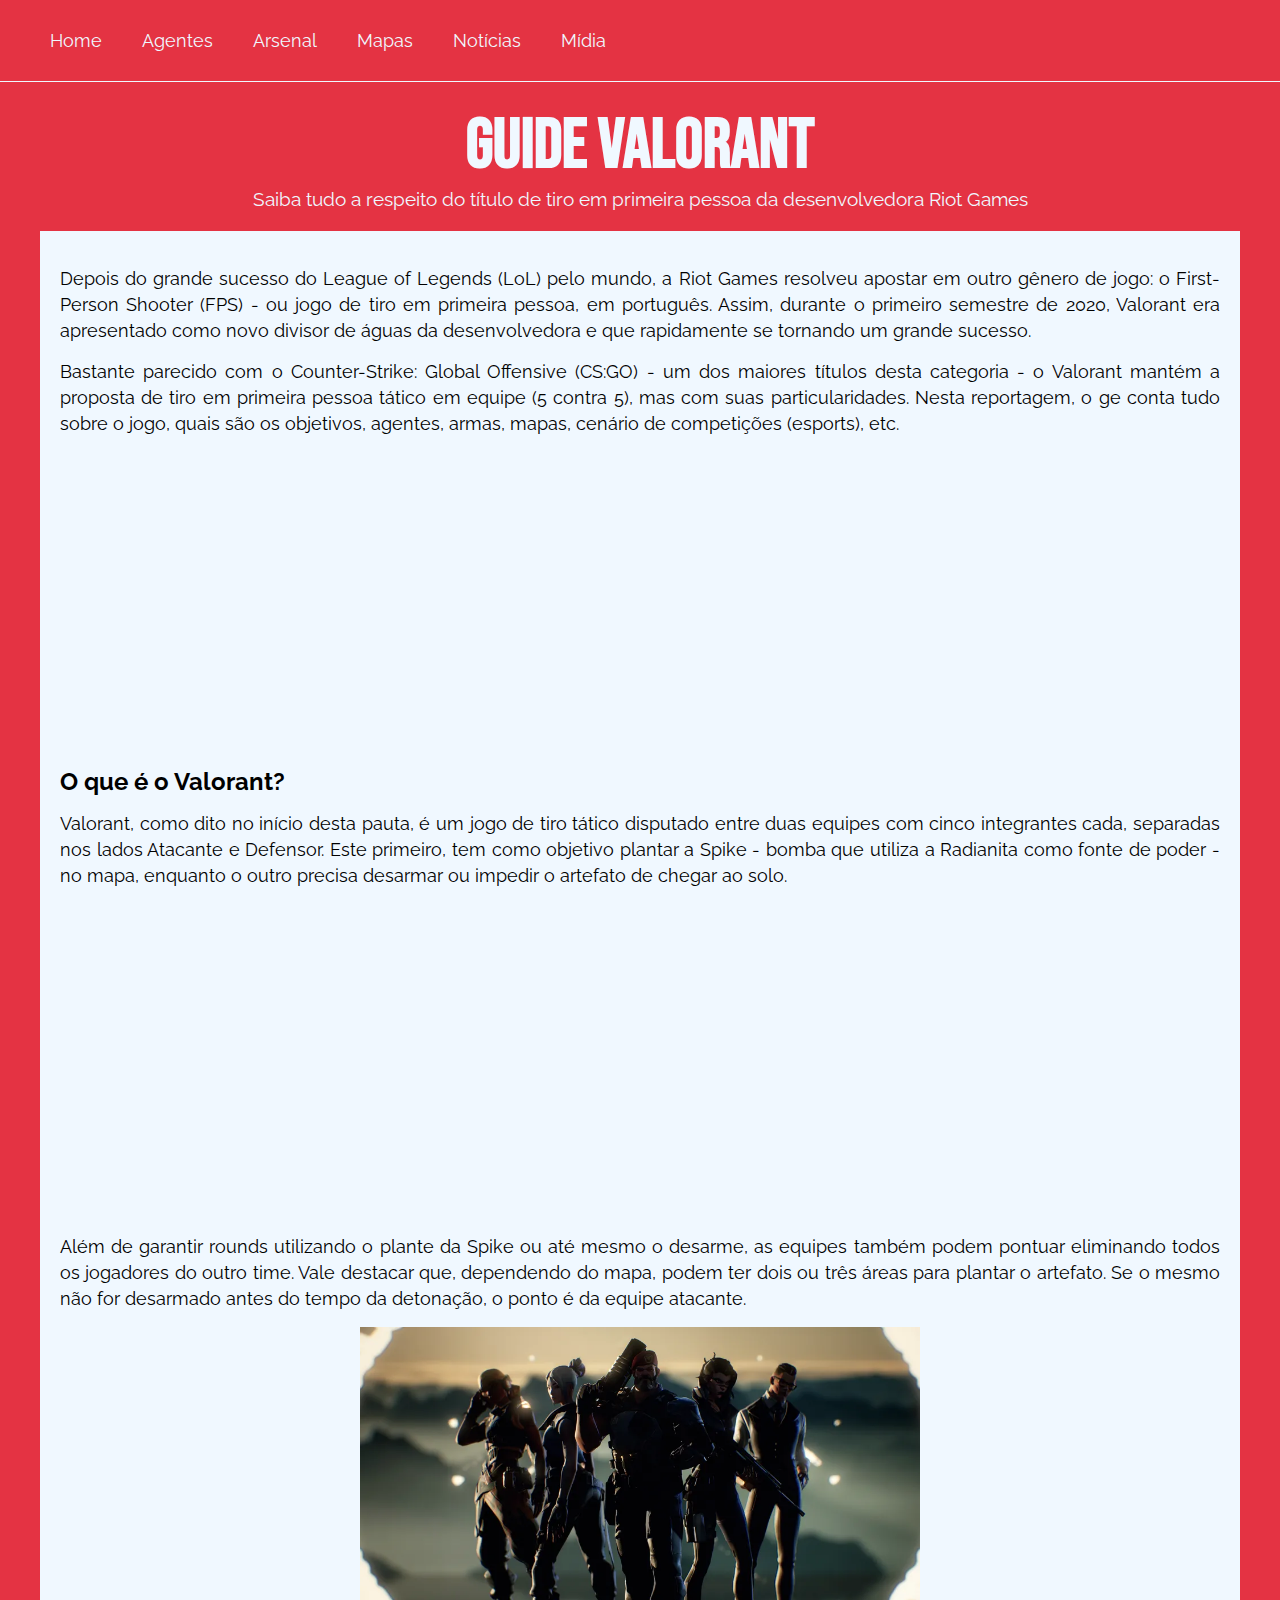
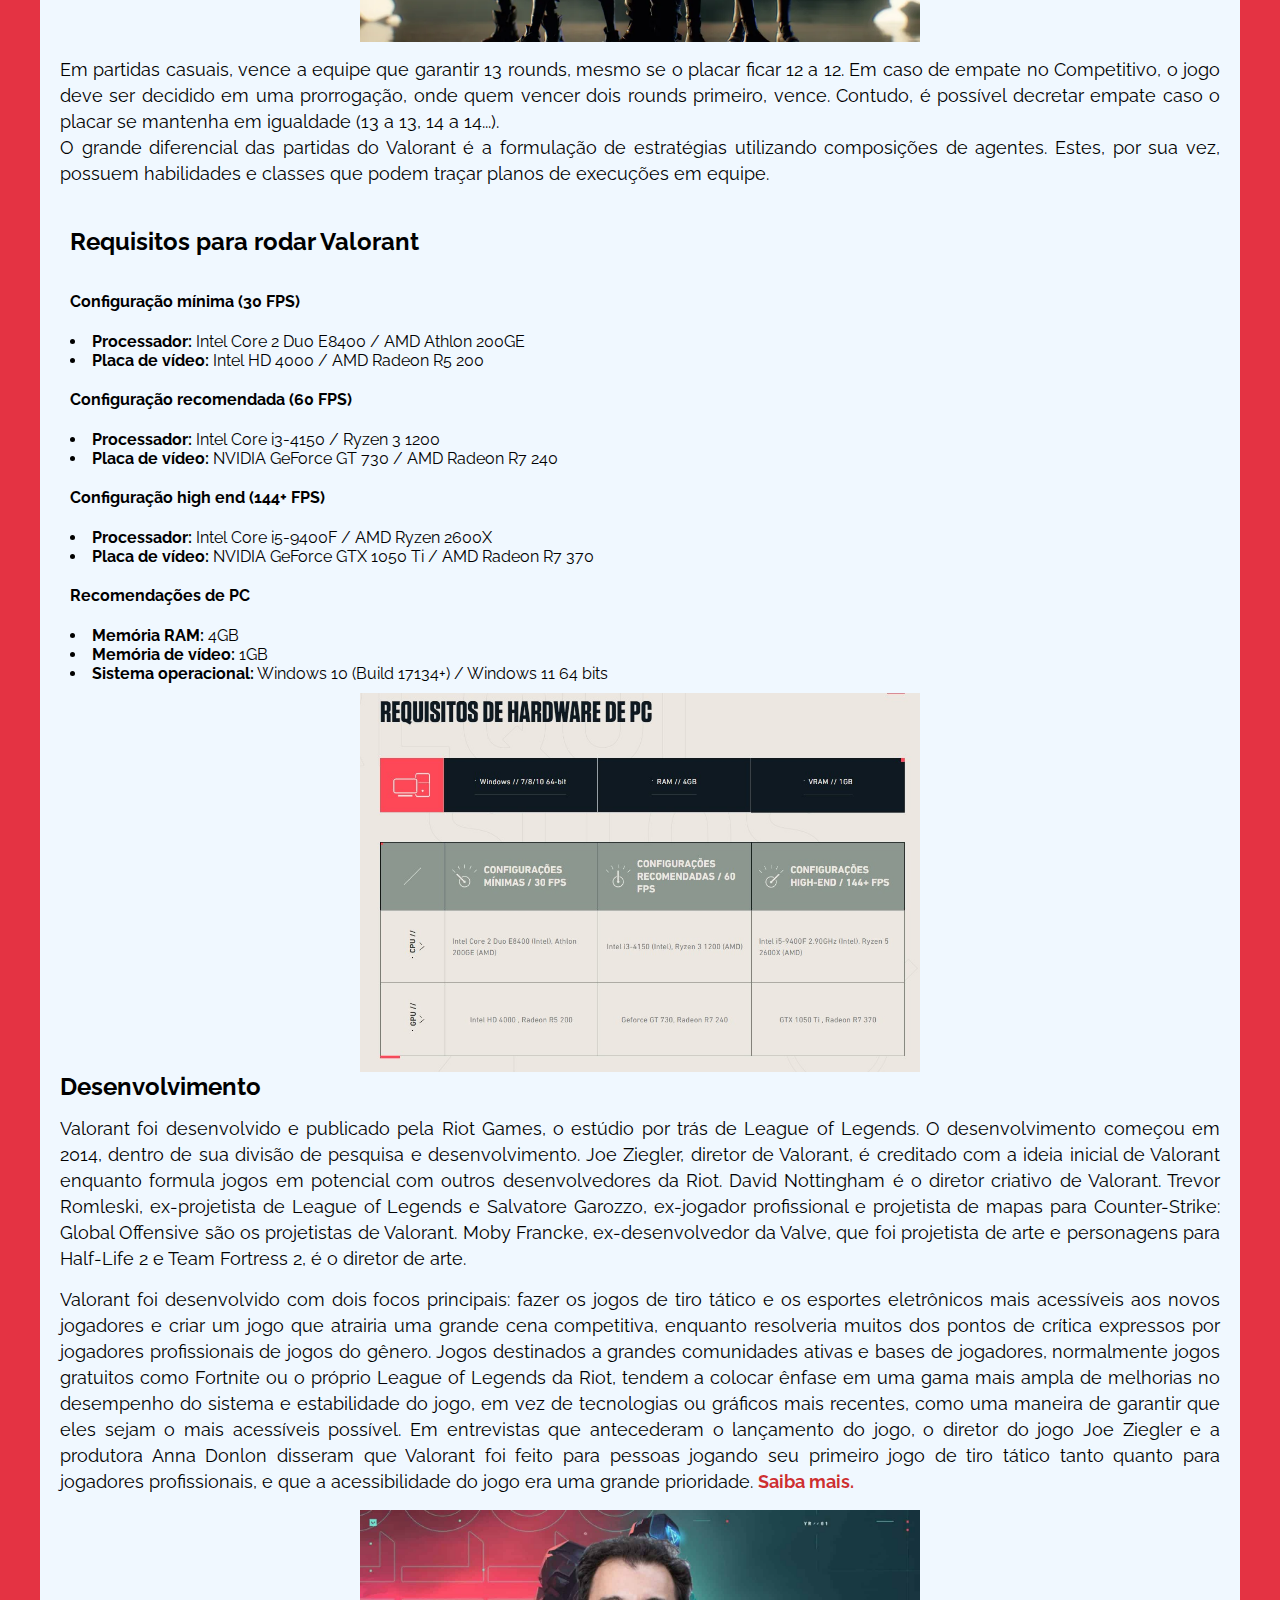
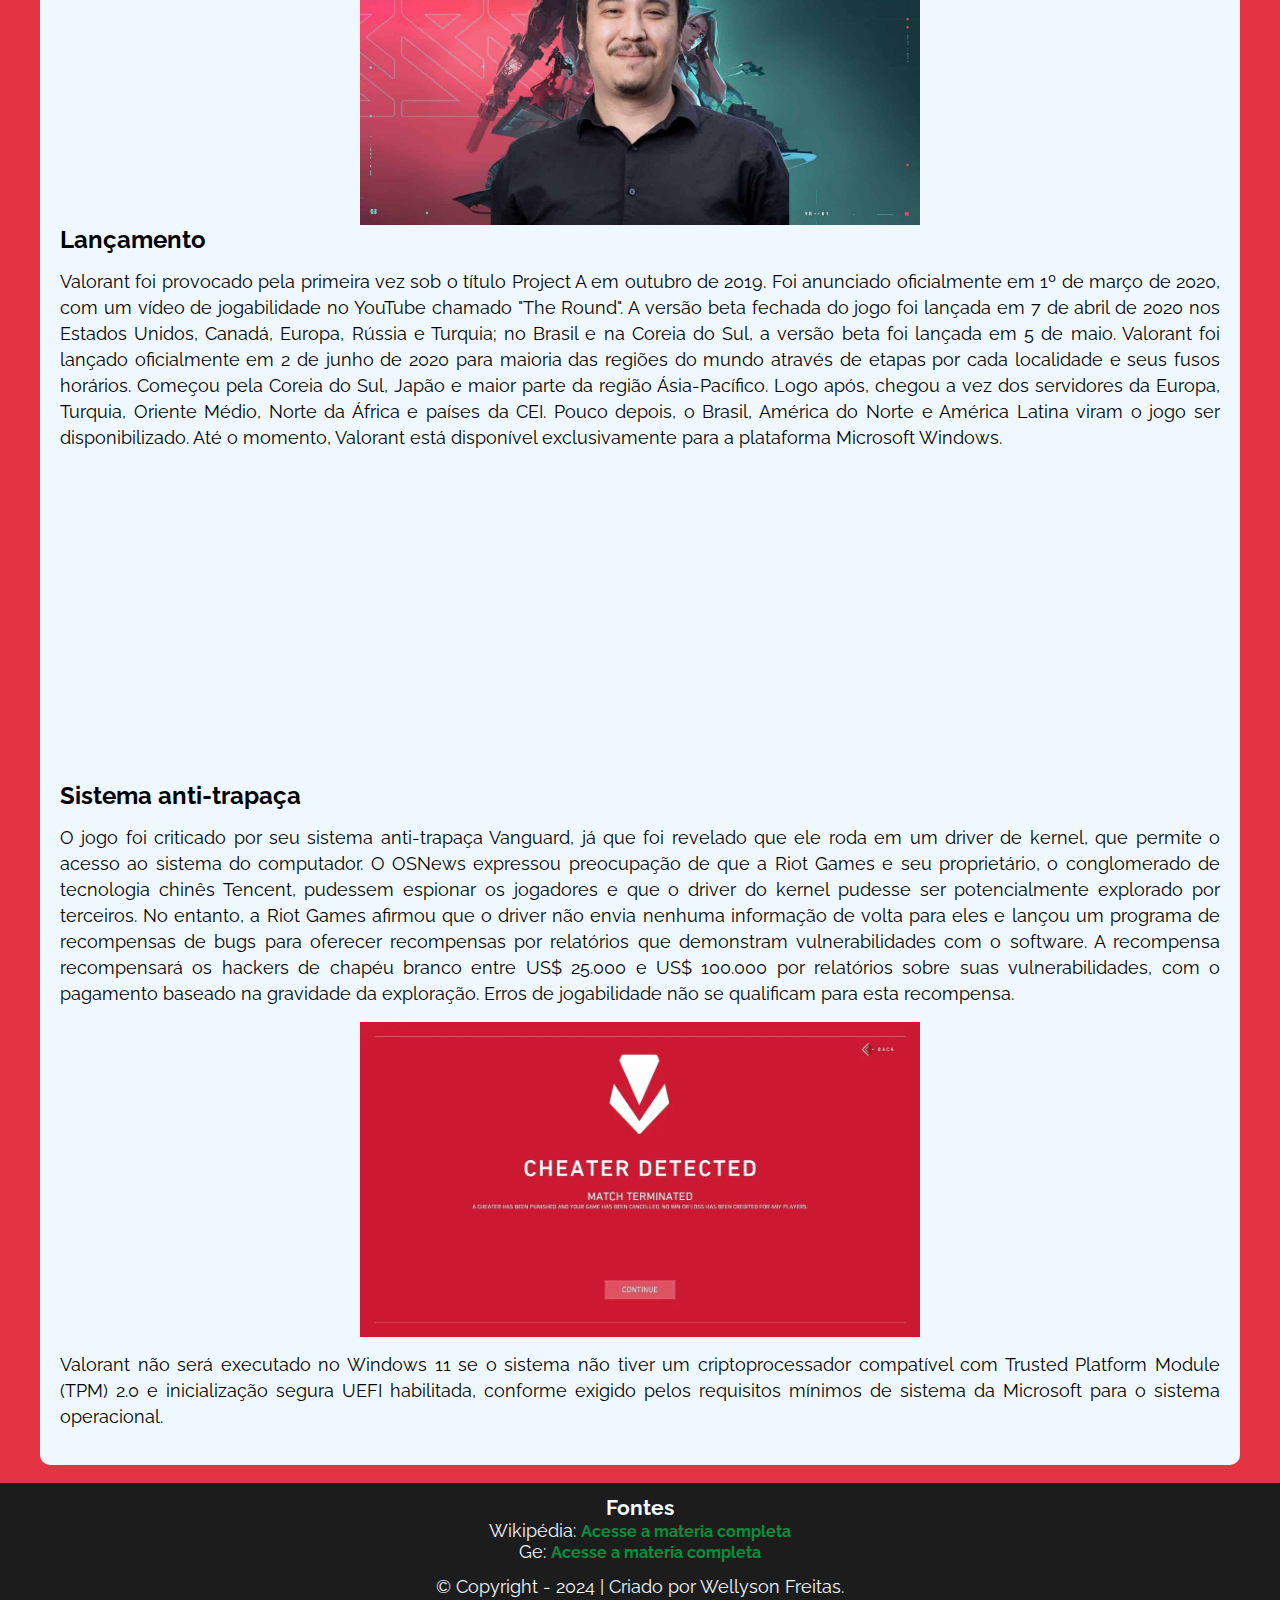
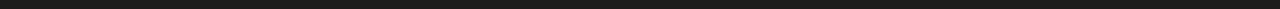
<file: index.html>
<!DOCTYPE html>
<html lang="pt-br">
<head>
    <meta charset="UTF-8">
    <meta name="viewport" content="width=device-width, initial-scale=1.0">
    <title>Guide Valorant</title>
    <!-- Link para o CSS principal e ícones externos -->
    <link rel="stylesheet" href="style.css">
    <link rel="stylesheet" href="https://cdn.jsdelivr.net/npm/bootstrap-icons@1.11.3/font/bootstrap-icons.min.css">
    <link rel="stylesheet" href="https://cdnjs.cloudflare.com/ajax/libs/font-awesome/6.6.0/css/all.min.css" integrity="sha512-Kc323vGBEqzTmouAECnVceyQqyqdsSiqLQISBL29aUW4U/M7pSPA/gEUZQqv1cwx4OnYxTxve5UMg5GT6L4JJg==" crossorigin="anonymous" referrerpolicy="no-referrer" />
    <link rel="shortcut icon" href="images.m&a/icons8-avaliando.svg" type="image/x-icon">
</head>
<body>
    <!-- Navegação principal do site -->
    <nav class="navgation">
        <!-- Menu principal com links para seções do site -->
        <ul class="nav-menu">
            <li><a href="#">Home</a></li>
            <li><a href="agentes.html">Agentes</a></li>
            <li><a href="armas.html">Arsenal</a></li>
            <li><a href="mapas.html">Mapas</a></li>
            <li><a href="https://playvalorant.com/pt-br/news/" target="_blank">Notícias</a></li>
            <li><a href="https://playvalorant.com/pt-br/media/" target="_blank">Mídia</a></li>
        </ul>

        <!-- Ícone do menu hambúrguer para dispositivos móveis -->
        <div class="menu">
            <span class="bar"></span>
            <span class="bar"></span>
            <span class="bar"></span>
        </div>
    </nav>

    <!-- Cabeçalho principal com o título e descrição do site -->
    <header>

        <h1>Guide Valorant</h1>

        <p>Saiba tudo a respeito do título de tiro em primeira pessoa da desenvolvedora Riot Games</p>

    </header>

    <main class="conteudo">

        <!-- Artigo com informações detalhadas sobre o jogo -->
        <article>

            <!-- Parágrafos e vídeos explicando o jogo Valorant -->
            <p>Depois do grande sucesso do League of Legends (LoL) pelo mundo, a Riot Games resolveu apostar em outro gênero de jogo: o First-Person Shooter (FPS) - ou jogo de tiro em primeira pessoa, em português. Assim, durante o primeiro semestre de 2020, Valorant era apresentado como novo divisor de águas da desenvolvedora e que rapidamente se tornando um grande sucesso.</p>

            <p>Bastante parecido com o Counter-Strike: Global Offensive (CS:GO) - um dos maiores títulos desta categoria - o Valorant mantém a proposta de tiro em primeira pessoa tático em equipe (5 contra 5), mas com suas particularidades. Nesta reportagem, o ge conta tudo sobre o jogo, quais são os objetivos, agentes, armas, mapas, cenário de competições (esports), etc.</p>

            <iframe width="560" height="315" src="https://www.youtube.com/embed/XfuMEmcz3k0?si=TwqA8tjZTVmwv6SZ" title="YouTube video player" frameborder="0" allow="accelerometer; autoplay; clipboard-write; encrypted-media; gyroscope; picture-in-picture; web-share" referrerpolicy="strict-origin-when-cross-origin" allowfullscreen></iframe>

            <h2>O que é o Valorant?</h2>

            <p>Valorant, como dito no início desta pauta, é um jogo de tiro tático disputado entre duas equipes com cinco integrantes cada, separadas nos lados Atacante e Defensor. Este primeiro, tem como objetivo plantar a Spike - bomba que utiliza a Radianita como fonte de poder - no mapa, enquanto o outro precisa desarmar ou impedir o artefato de chegar ao solo.</p>

            <iframe width="560" height="315" src="https://www.youtube.com/embed/FAu1qOFJ8Bc?si=jPXLvCLGMELdtb_9" title="YouTube video player" frameborder="0" allow="accelerometer; autoplay; clipboard-write; encrypted-media; gyroscope; picture-in-picture; web-share" referrerpolicy="strict-origin-when-cross-origin" allowfullscreen></iframe>

            <p>Além de garantir rounds utilizando o plante da Spike ou até mesmo o desarme, as equipes também podem pontuar eliminando todos os jogadores do outro time. Vale destacar que, dependendo do mapa, podem ter dois ou três áreas para plantar o artefato. Se o mesmo não for desarmado antes do tempo da detonação, o ponto é da equipe atacante.</p>

            <!-- Outros conteúdos, como imagens e informações sobre o jogo -->
            <img src="images.m&a/valorantagentes.webp" alt="Valorant: Foto - Riot Games">

            <p>Em partidas casuais, vence a equipe que garantir 13 rounds, mesmo se o placar ficar 12 a 12. Em caso de empate no Competitivo, o jogo deve ser decidido em uma prorrogação, onde quem vencer dois rounds primeiro, vence. Contudo, é possível decretar empate caso o placar se mantenha em igualdade (13 a 13, 14 a 14...). <br> O grande diferencial das partidas do Valorant é a formulação de estratégias utilizando composições de agentes. Estes, por sua vez, possuem habilidades e classes que podem traçar planos de execuções em equipe.</p>

                <!-- Sidebar com informações sobre os requisitos do jogo -->
                <aside>
                    <h2>Requisitos para rodar Valorant</h2>
                    
                    <strong class="config">Configuração mínima (30 FPS)</strong>
                    <ul>
                        <li><strong>Processador:</strong> Intel Core 2 Duo E8400 / AMD Athlon 200GE</li>
                        <li><strong>Placa de vídeo:</strong> Intel HD 4000 / AMD Radeon R5 200</li>
                    </ul>
                    <strong class="config">Configuração recomendada (60 FPS)</strong>
                    <ul>
                        <li><strong>Processador:</strong> Intel Core i3-4150 / Ryzen 3 1200</li>
                        <li><strong>Placa de vídeo:</strong> NVIDIA GeForce GT 730 / AMD Radeon R7 240</li>
                    </ul>
                    <strong class="config">Configuração high end (144+ FPS)</strong>
                    <ul>
                        <li><strong>Processador:</strong> Intel Core i5-9400F / AMD Ryzen 2600X</li>
                        <li><strong>Placa de vídeo:</strong> NVIDIA GeForce GTX 1050 Ti / AMD Radeon R7 370</li>
                    </ul>
                    <strong class="config">Recomendações de PC</strong>
                    <ul>
                        <li><strong>Memória RAM:</strong> 4GB</li>
                        <li><strong>Memória de vídeo:</strong> 1GB</li>
                        <li><strong>Sistema operacional:</strong> Windows 10 (Build 17134+) / Windows 11 64 bits</li>
                    </ul>
                </aside>
            
            <!-- Imagem adicional e mais conteúdos sobre o desenvolvimento do jogo -->
            <img src="images.m&a/requisitos-rodar-vava.jpg" alt="Requisitos rodar para valorant">

            <h2>Desenvolvimento</h2>

            <p>Valorant foi desenvolvido e publicado pela Riot Games, o estúdio por trás de League of Legends. O desenvolvimento começou em 2014, dentro de sua divisão de pesquisa e desenvolvimento. Joe Ziegler, diretor de Valorant, é creditado com a ideia inicial de Valorant enquanto formula jogos em potencial com outros desenvolvedores da Riot. David Nottingham é o diretor criativo de Valorant. Trevor Romleski, ex-projetista de League of Legends e Salvatore Garozzo, ex-jogador profissional e projetista de mapas para Counter-Strike: Global Offensive são os projetistas de Valorant. Moby Francke, ex-desenvolvedor da Valve, que foi projetista de arte e personagens para Half-Life 2 e Team Fortress 2, é o diretor de arte.</p>

            <p>Valorant foi desenvolvido com dois focos principais: fazer os jogos de tiro tático e os esportes eletrônicos mais acessíveis aos novos jogadores e criar um jogo que atrairia uma grande cena competitiva, enquanto resolveria muitos dos pontos de crítica expressos por jogadores profissionais de jogos do gênero. Jogos destinados a grandes comunidades ativas e bases de jogadores, normalmente jogos gratuitos como Fortnite ou o próprio League of Legends da Riot, tendem a colocar ênfase em uma gama mais ampla de melhorias no desempenho do sistema e estabilidade do jogo, em vez de tecnologias ou gráficos mais recentes, como uma maneira de garantir que eles sejam o mais acessíveis possível. Em entrevistas que antecederam o lançamento do jogo, o diretor do jogo Joe Ziegler e a produtora Anna Donlon disseram que Valorant foi feito para pessoas jogando seu primeiro jogo de tiro tático tanto quanto para jogadores profissionais, e que a acessibilidade do jogo era uma grande prioridade. <a href="https://pt.wikipedia.org/wiki/Valorant#Desenvolvimento" target="_blank">Saiba mais.</a></p>

            <img src="images.m&a/diretor-e-criador-valorant.jpg" alt="Joe Ziegler">

            <h2>Lançamento</h2>

            <p>Valorant foi provocado pela primeira vez sob o título Project A em outubro de 2019. Foi anunciado oficialmente em 1º de março de 2020, com um vídeo de jogabilidade no YouTube chamado "The Round". A versão beta fechada do jogo foi lançada em 7 de abril de 2020 nos Estados Unidos, Canadá, Europa, Rússia e Turquia; no Brasil e na Coreia do Sul, a versão beta foi lançada em 5 de maio. Valorant foi lançado oficialmente em 2 de junho de 2020 para maioria das regiões do mundo através de etapas por cada localidade e seus fusos horários. Começou pela Coreia do Sul, Japão e maior parte da região Ásia-Pacífico. Logo após, chegou a vez dos servidores da Europa, Turquia, Oriente Médio, Norte da África e países da CEI. Pouco depois, o Brasil, América do Norte e América Latina viram o jogo ser disponibilizado. Até o momento, Valorant está disponível exclusivamente para a plataforma Microsoft Windows.</p>

            <iframe width="560" height="315" src="https://www.youtube.com/embed/h1Kp9x_ADZw?si=0qWxbOFBghRpTaM2" title="YouTube video player" frameborder="0" allow="accelerometer; autoplay; clipboard-write; encrypted-media; gyroscope; picture-in-picture; web-share" referrerpolicy="strict-origin-when-cross-origin" allowfullscreen></iframe>

            <h2>Sistema anti-trapaça</h2>

            <p>O jogo foi criticado por seu sistema anti-trapaça Vanguard, já que foi revelado que ele roda em um driver de kernel, que permite o acesso ao sistema do computador. O OSNews expressou preocupação de que a Riot Games e seu proprietário, o conglomerado de tecnologia chinês Tencent, pudessem espionar os jogadores e que o driver do kernel pudesse ser potencialmente explorado por terceiros. No entanto, a Riot Games afirmou que o driver não envia nenhuma informação de volta para eles e lançou um programa de recompensas de bugs para oferecer recompensas por relatórios que demonstram vulnerabilidades com o software. A recompensa recompensará os hackers de chapéu branco entre US$ 25.000 e US$ 100.000 por relatórios sobre suas vulnerabilidades, com o pagamento baseado na gravidade da exploração. Erros de jogabilidade não se qualificam para esta recompensa.</p>

            <img src="images.m&a/riot-vanguard.jpg" alt="Riot Vanguard">

            <p>Valorant não será executado no Windows 11 se o sistema não tiver um criptoprocessador compatível com Trusted Platform Module (TPM) 2.0 e inicialização segura UEFI habilitada, conforme exigido pelos requisitos mínimos de sistema da Microsoft para o sistema operacional.</p>

        </article>

    </main>

    <!-- Rodapé com links para fontes e informações de copyright -->
    <footer>
        <h3>Fontes</h3>

        <p class="fontes">Wikipédia: <a href="https://pt.wikipedia.org/wiki/Valorant" target="_blank">Acesse a materia completa</a></p>

        <p class="fontes">Ge: <a href="https://ge.globo.com/esports/valorant/reportagem/2023/05/23/c-valorant-veja-personagens-mapas-armas-e-tudo-sobre-o-fps.ghtml" target="_blank">Acesse a materia completa</a></p>

        <p class="copy">&copy; Copyright - 2024 | Criado por Wellyson Freitas. </p>

    </footer>

    <!-- Script JavaScript externo -->
    <script src="script.js"></script>
</body>
</html>
</file>
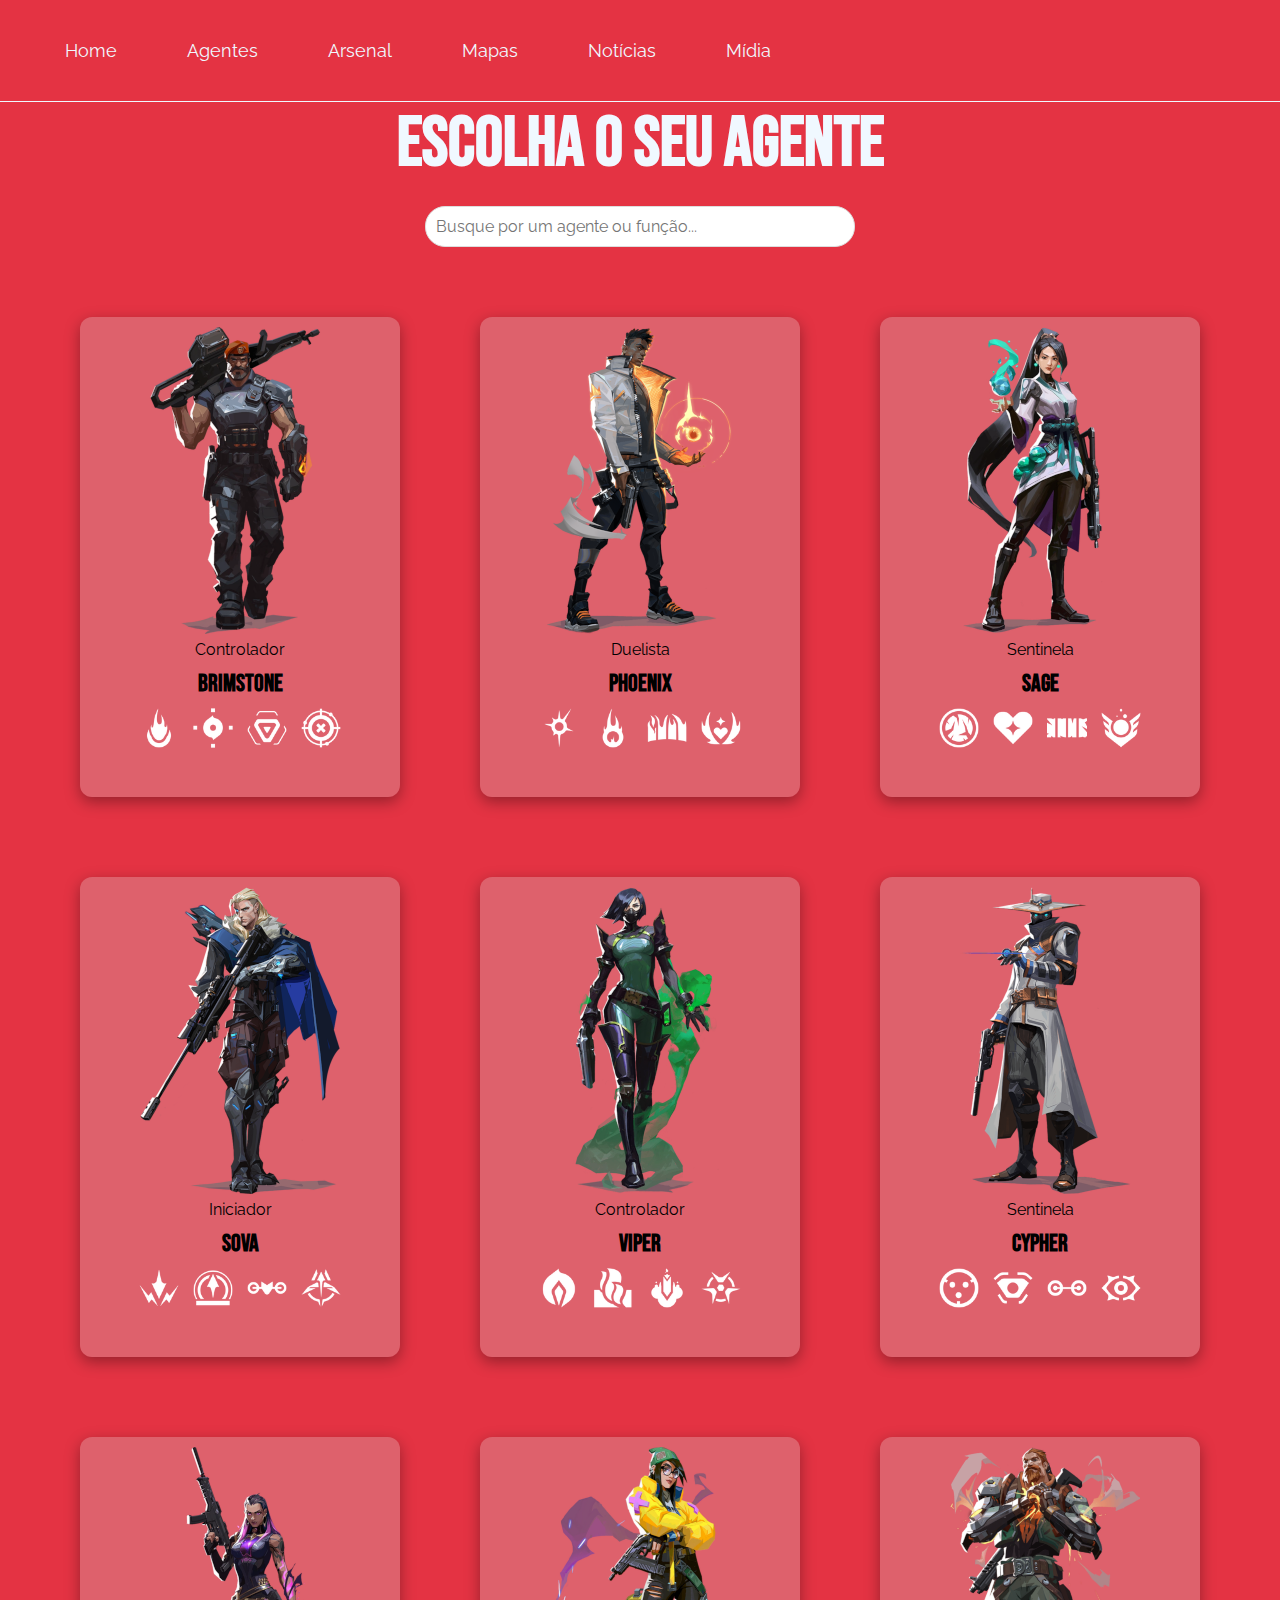
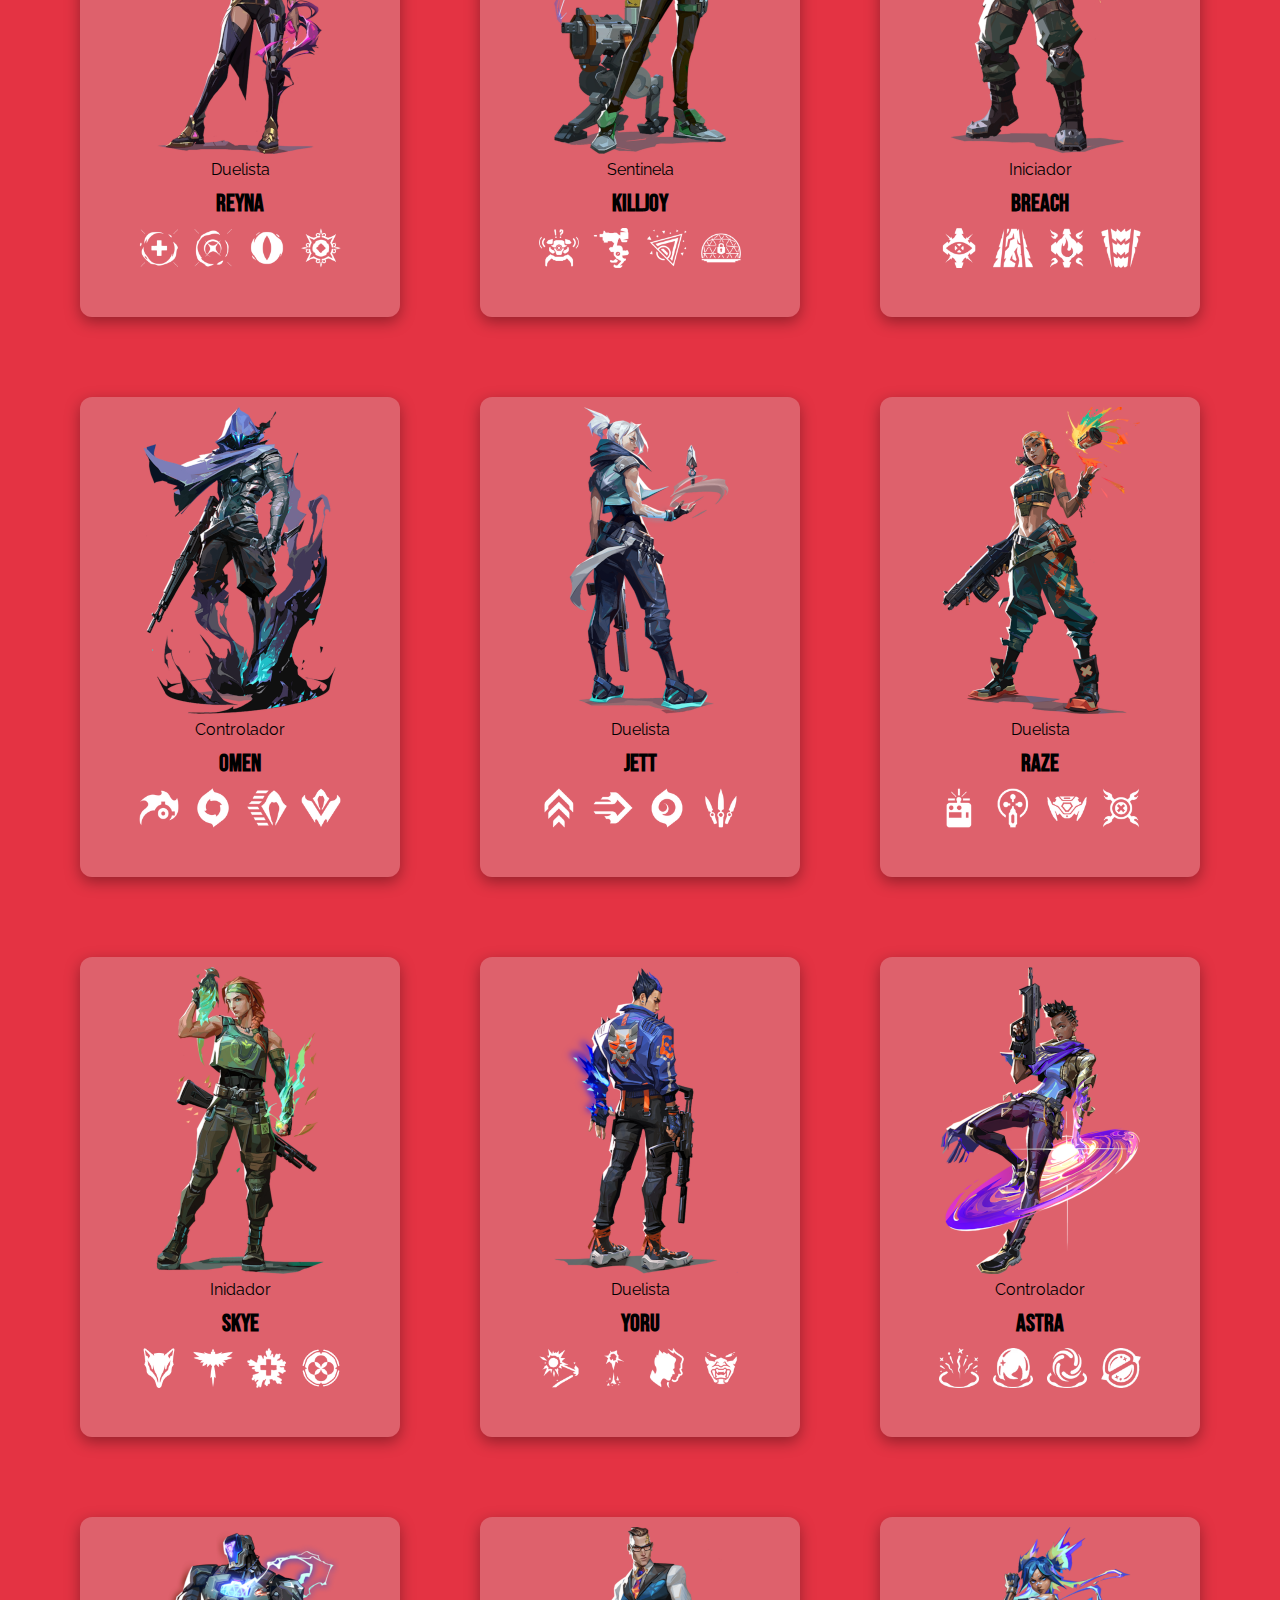
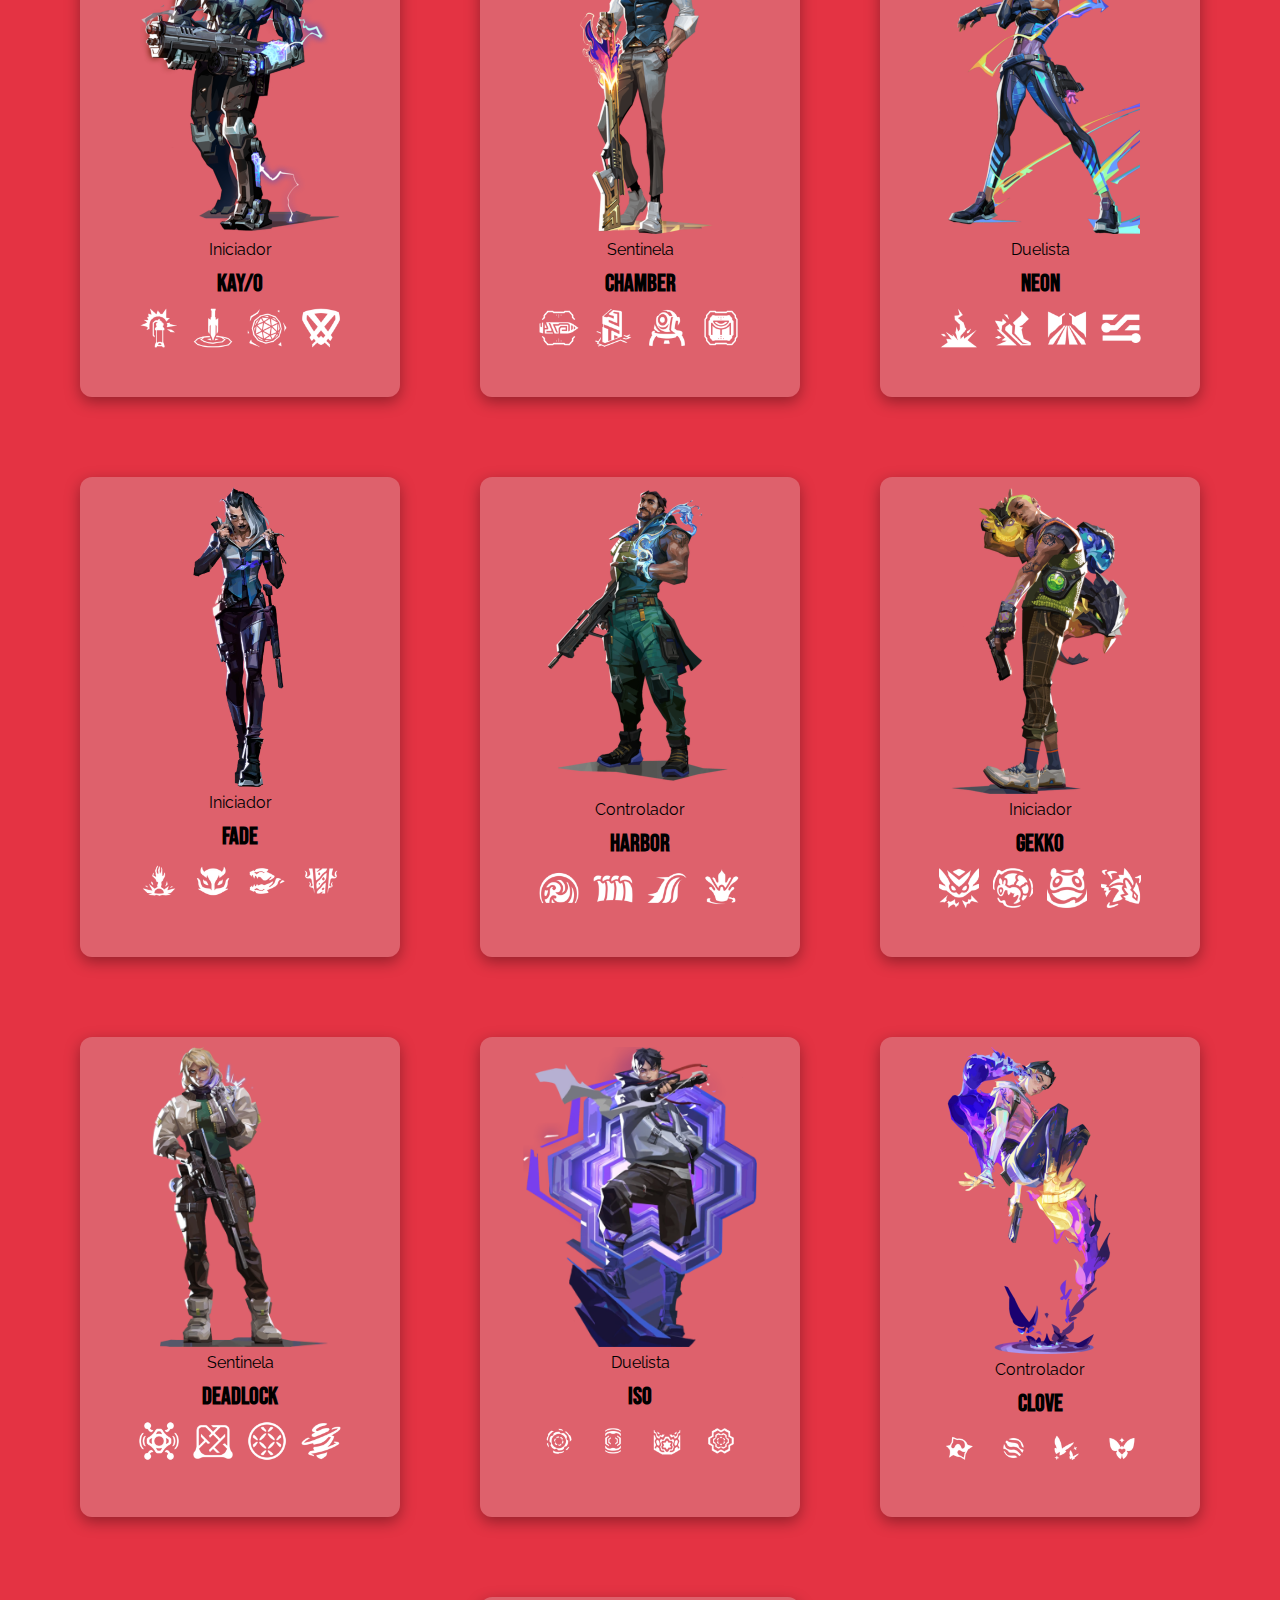
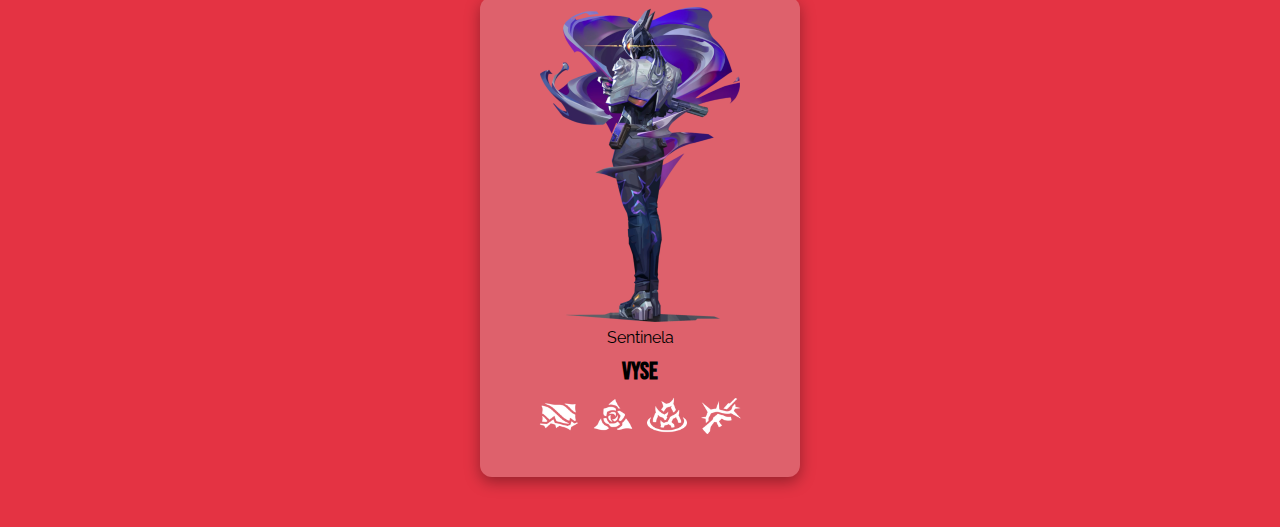
<file: agentes.html>
<!DOCTYPE html>
<html lang="pt-br">
<head>
    <meta charset="UTF-8">
    <meta name="viewport" content="width=device-width, initial-scale=1.0">
    <title>Guide Agentes</title>
    <!-- Link para o CSS principal e ícones externos -->
    <link rel="stylesheet" href="agentes.css">
    <link rel="stylesheet" href="https://cdn.jsdelivr.net/npm/bootstrap-icons@1.11.3/font/bootstrap-icons.min.css">
    <link rel="shortcut icon" href="images.m&a/icons8-avaliando.svg" type="image/x-icon">
</head>
<body>
    <!-- Navbar principal com links de navegação -->
    <nav class="navgation">
        <ul class="nav-menu">
            <li><a href="index.html">Home</a></li>
            <li><a href="agentes.html">Agentes</a></li>
            <li><a href="armas.html">Arsenal</a></li>
            <li><a href="mapas.html">Mapas</a></li>
            <li><a href="https://playvalorant.com/pt-br/news/" target="_blank">Notícias</a></li>
            <li><a href="https://playvalorant.com/pt-br/media/" target="_blank">Mídia</a></li>
        </ul>
        <div class="menu">
            <span class="bar"></span>
            <span class="bar"></span>
            <span class="bar"></span>
        </div>
    </nav>

    <!-- Cabeçalho com o título da página e campo de busca -->
    <header>
        <h1>Escolha o seu agente</h1>
        <input type="text" id="searchInput" placeholder="Busque por um agente ou função...">
    </header>

    <!-- Container que exibe a lista de agentes -->
    <div class="Container">

            <!-- Cada div com a classe 'agent' representa um agente com imagem, função, nome e habilidades -->
            <div class="agent">
                <img src="images/brimstone.png" alt="Brimstone">
                <span>Controlador</span>
                <h2>Brimstone</h2>
                <div class="ability">
                    <img src="imagesh/brim1.webp" alt="abilityQ">
                    <img src="imagesh/brim2.webp" alt="abilityE">
                    <img src="imagesh/brim3.webp" alt="ability">
                    <img src="imagesh/brim4.webp" alt="ability">
                </div>
                
            </div>
            <!-- Repetição da estrutura para cada agente -->
            <!-- ... (outros agentes) -->
        
            <div class="agent">
                <img src="images/phoenix.png" alt="Phoenix">
                <span>Duelista</span>
                <h2>Phoenix</h2>
                <div class="ability">
                    <img src="imagesh/phoenix1.webp" alt="abilityQ">
                    <img src="imagesh/phoenix2.webp" alt="abilityE">
                    <img src="imagesh/phoenix3.webp" alt="ability">
                    <img src="imagesh/phoenix4.webp" alt="ability">
                </div>
            </div>

            <div class="agent">
                <img src="images/sage.png" alt="Sage">
                <span>Sentinela</span>
                <h2>Sage</h2>
                <div class="ability">
                    <img src="imagesh/sage1.webp" alt="abilityQ">
                    <img src="imagesh/sage2.webp" alt="abilityE">
                    <img src="imagesh/sage3.webp" alt="ability">
                    <img src="imagesh/sage4.webp" alt="ability">
                </div>
            </div>

            <div class="agent">
                <img src="images/sova.png" alt="Sova">
                <span>Iniciador</span>
                <h2>Sova</h2>
                <div class="ability">
                    <img src="imagesh/sova1.webp" alt="abilityQ">
                    <img src="imagesh/sova2.webp" alt="abilityE">
                    <img src="imagesh/sova3.webp" alt="ability">
                    <img src="imagesh/sova4.webp" alt="ability">
                </div>
            </div>

            <div class="agent">
                <img src="images/viper.png" alt="Viper">
                <span>Controlador</span>
                <h2>Viper</h2>
                <div class="ability">
                    <img src="imagesh/viper1.webp" alt="abilityQ">
                    <img src="imagesh/viper2.webp" alt="abilityE">
                    <img src="imagesh/viper3.webp" alt="ability">
                    <img src="imagesh/viper4.webp" alt="ability">
                </div>
            </div>

            <div class="agent">
                <img src="images/cypher.png" alt="Cypher">
                <span>Sentinela</span>
                <h2>Cypher</h2>
                <div class="ability">
                    <img src="imagesh/cypher1.webp" alt="abilityQ">
                    <img src="imagesh/cypher2.webp" alt="abilityE">
                    <img src="imagesh/cypher3.webp" alt="ability">
                    <img src="imagesh/cypher4.webp" alt="ability">
                </div>
            </div>

            <div class="agent">
                <img src="images/reyna.png" alt="Reyna">
                <span>Duelista</span>
                <h2>Reyna</h2>
                <div class="ability">
                    <img src="imagesh/reyna1.webp" alt="abilityQ">
                    <img src="imagesh/reyna2.webp" alt="abilityE">
                    <img src="imagesh/reyna3.webp" alt="ability">
                    <img src="imagesh/reyna4.webp" alt="ability">
                </div>
            </div>

            <div class="agent">
                <img src="images/killjoy.png" alt="KillJoy">
                <span>Sentinela</span>
                <h2>KillJoy</h2>
                <div class="ability">
                    <img src="imagesh/killjoy1.webp" alt="abilityQ">
                    <img src="imagesh/killjoy2.webp" alt="abilityE">
                    <img src="imagesh/killjoy3.webp" alt="ability">
                    <img src="imagesh/killjoy4.webp" alt="ability">
                </div>
            </div>

            <div class="agent">
                <img src="images/breach.png" alt="Breach">
                <span>Iniciador</span>
                <h2>Breach</h2>
                <div class="ability">
                    <img src="imagesh/breach1.webp" alt="abilityQ">
                    <img src="imagesh/breach2.webp" alt="abilityE">
                    <img src="imagesh/breach3.webp" alt="ability">
                    <img src="imagesh/breach4.webp" alt="ability">
                </div>
            </div>

            <div class="agent">
                <img src="images/omen.png" alt="Omen">
                <span>Controlador</span>
                <h2>Omen</h2>
                <div class="ability">
                    <img src="imagesh/omen1.webp" alt="abilityQ">
                    <img src="imagesh/omen2.webp" alt="abilityE">
                    <img src="imagesh/omen3.webp" alt="ability">
                    <img src="imagesh/omen4.webp" alt="ability">
                </div>
            </div>

            <div class="agent">
                <img src="images/jett.png" alt="Jett">
                <span>Duelista</span>
                <h2>Jett</h2>
                <div class="ability">
                    <img src="imagesh/jett1.webp" alt="abilityQ">
                    <img src="imagesh/jett2.webp" alt="abilityE">
                    <img src="imagesh/jett3.webp" alt="ability">
                    <img src="imagesh/jett4.webp" alt="ability">
                </div>
            </div>

            <div class="agent">
                <img src="images/raze.png" alt="Raze">
                <span>Duelista</span>
                <h2>Raze</h2>
                <div class="ability">
                    <img src="imagesh/raze1.webp" alt="abilityQ">
                    <img src="imagesh/raze2.webp" alt="abilityE">
                    <img src="imagesh/raze3.webp" alt="ability">
                    <img src="imagesh/raze4.webp" alt="ability">
                </div>
            </div>

            <div class="agent">
                <img src="images/skye.png" alt="Skye">
                <span>Inidador</span>
                <h2>Skye</h2>
                <div class="ability">
                    <img src="imagesh/skye1.png" alt="abilityQ">
                    <img src="imagesh/skye2.png" alt="abilityE">
                    <img src="imagesh/skye3.png" alt="ability">
                    <img src="imagesh/skye4.png" alt="ability">
                </div>
            </div>

            <div class="agent">
                <img src="images/yoru.png" alt="Yoru">
                <span>Duelista</span>
                <h2>Yoru</h2>
                <div class="ability">
                    <img src="imagesh/yoru1.webp" alt="abilityQ">
                    <img src="imagesh/yoru2.webp" alt="abilityE">
                    <img src="imagesh/yoru3.webp" alt="ability">
                    <img src="imagesh/yoru4.webp" alt="ability">
                </div>
            </div>

            <div class="agent">
                <img src="images/astra.png" alt="Astra">
                <span>Controlador</span>
                <h2>Astra</h2>
                <div class="ability">
                    <img src="imagesh/astra1.webp" alt="abilityQ">
                    <img src="imagesh/astra2.webp" alt="abilityE">
                    <img src="imagesh/astra3.webp" alt="ability">
                    <img src="imagesh/astra4.webp" alt="ability">
                </div>
            </div>

            <div class="agent">
                <img src="images/kayo.png" alt="Kayo">
                <span>Iniciador</span>
                <h2>Kay/o</h2>
                <div class="ability">
                    <img src="imagesh/kayo1.webp" alt="abilityQ">
                    <img src="imagesh/kayo2.webp" alt="abilityE">
                    <img src="imagesh/kayo3.webp" alt="ability">
                    <img src="imagesh/kayo4.webp" alt="ability">
                </div>
            </div>

            <div class="agent">
                <img src="images/chamber.png" alt="Chamber">
                <span>Sentinela</span>
                <h2>Chamber</h2>
                <div class="ability">
                    <img src="imagesh/chamber1.webp" alt="abilityQ">
                    <img src="imagesh/chamber2.webp" alt="abilityE">
                    <img src="imagesh/chamber3.webp" alt="ability">
                    <img src="imagesh/chamber4.webp" alt="ability">
                </div>
            </div>

            <div class="agent">
                <img src="images/neon.png" alt="Neon">
                <span>Duelista</span>
                <h2>Neon</h2>
                <div class="ability">
                    <img src="imagesh/neon1.webp" alt="abilityQ">
                    <img src="imagesh/neon2.webp" alt="abilityE">
                    <img src="imagesh/neon3.webp" alt="ability">
                    <img src="imagesh/neon4.webp" alt="ability">
                </div>
            </div>

            <div class="agent">
                <img class="imgfade" src="images/fade.png" alt="Fade">
                <span>Iniciador</span>
                <h2>Fade</h2>
                <div class="ability">
                    <img src="imagesh/fade1.webp" alt="abilityQ">
                    <img src="imagesh/fade2.webp" alt="abilityE">
                    <img src="imagesh/fade3.webp" alt="ability">
                    <img src="imagesh/fade4.webp" alt="ability">
                </div>
            </div>

            <div class="agent">
                <img src="images/harbor.png" alt="Harbor">
                <span>Controlador</span>
                <h2>Harbor</h2>
                <div class="ability">
                    <img src="imagesh/harbor1.webp" alt="abilityQ">
                    <img src="imagesh/harbor2.webp" alt="abilityE">
                    <img src="imagesh/harbor3.webp" alt="ability">
                    <img src="imagesh/harbor4.webp" alt="ability">
                </div>
            </div>

            <div class="agent">
                <img src="images/gekko.png" alt="Gekko">
                <span>Iniciador</span>
                <h2>Gekko</h2>
                <div class="ability">
                    <img src="imagesh/gekko1.webp" alt="abilityQ">
                    <img src="imagesh/gekko2.webp" alt="abilityE">
                    <img src="imagesh/gekko3.webp" alt="ability">
                    <img src="imagesh/gekko4.webp" alt="ability">
                </div>
            </div>

            <div class="agent">
                <img src="images/deadlock.png" alt="Deadlock">
                <span>Sentinela</span>
                <h2>Deadlock</h2>
                <div class="ability">
                    <img src="imagesh/dead1.webp" alt="abilityQ">
                    <img src="imagesh/dead2.webp" alt="abilityE">
                    <img src="imagesh/dead3.webp" alt="ability">
                    <img src="imagesh/dead4.webp" alt="ability">
                </div>
            </div>

            <div class="agent">
                <img src="images/iso.png" alt="Iso">
                <span>Duelista</span>
                <h2>Iso</h2>
                <div class="ability">
                    <img src="imagesh/iso1.webp" alt="abilityQ">
                    <img src="imagesh/iso2.webp" alt="abilityE">
                    <img src="imagesh/iso3.webp" alt="ability">
                    <img src="imagesh/iso4.webp" alt="ability">
                </div>
            </div>

            <div class="agent">
                <img src="images/clove.png" alt="Clove">
                <span>Controlador</span>
                <h2>Clove</h2>
                <div class="ability">
                    <img src="imagesh/clove1.webp" alt="abilityQ">
                    <img src="imagesh/clove2.webp" alt="abilityE">
                    <img src="imagesh/clove3.webp" alt="ability">
                    <img src="imagesh/clove4.webp" alt="ability">
                </div>
            </div>

            <div class="agent">
                <img src="images/vyse.png" alt="Vyse">
                <span>Sentinela</span>
                <h2>Vyse</h2>
                <div class="ability">
                    <img src="imagesh/vyse1.webp" alt="abilityQ">
                    <img src="imagesh/vyse2.webp" alt="abilityE">
                    <img src="imagesh/vyse3.webp" alt="ability">
                    <img src="imagesh/vyse4.webp" alt="ability">
                </div>
            </div>

    </div>
    
    <!-- Arquivos JavaScript para funcionalidades adicionais -->
    <script src="agentes.js"></script>
    <script src="script.js"></script>
</body>
</html>
</file>
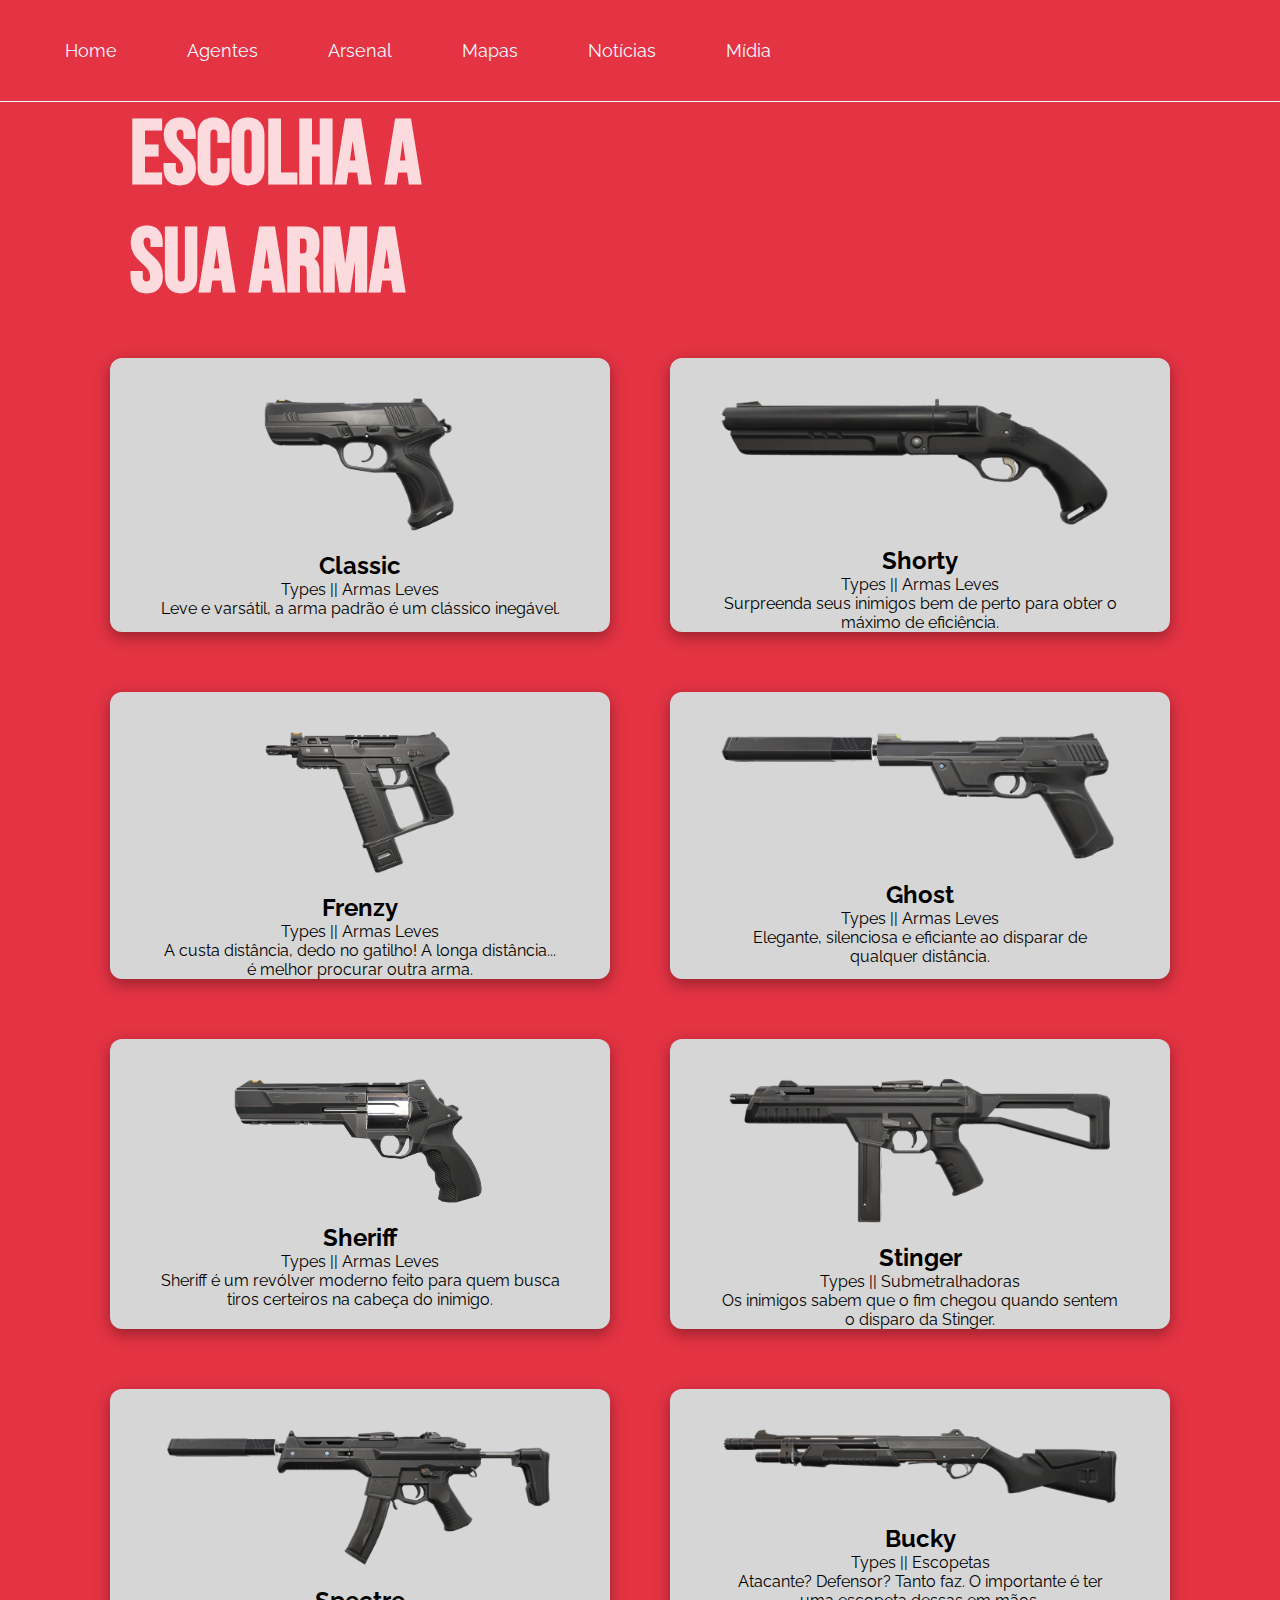
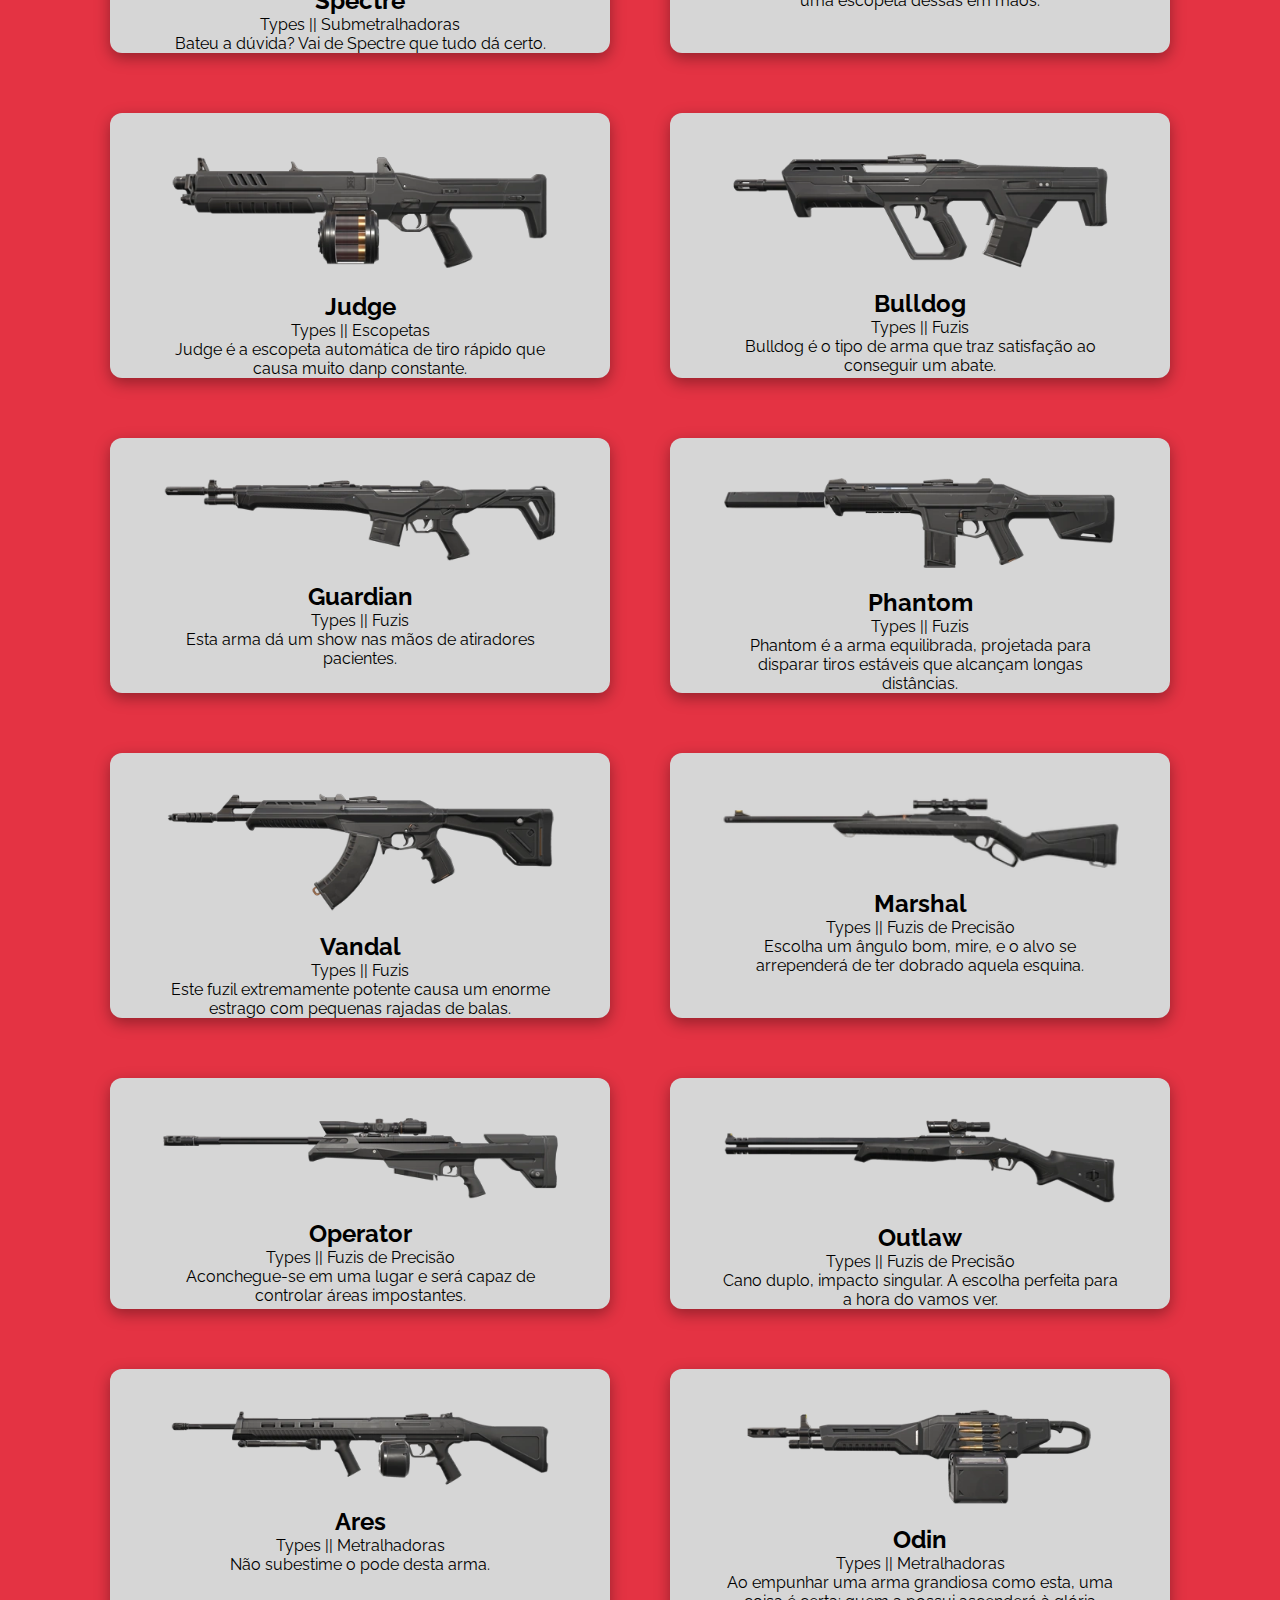
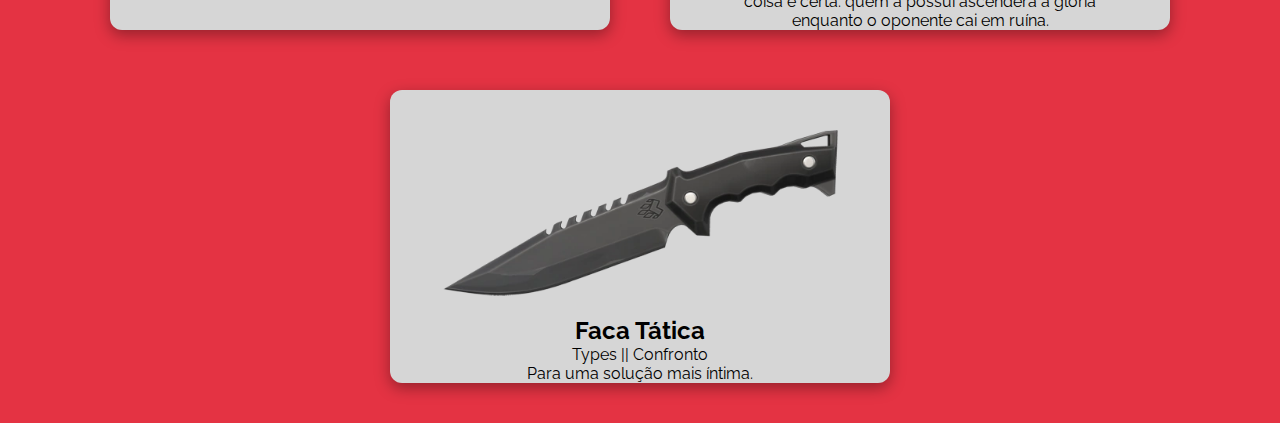
<file: armas.html>
<!DOCTYPE html>
<html lang="en">
<head>
    <meta charset="UTF-8">
    <meta name="viewport" content="width=device-width, initial-scale=1.0">
    <title>Guide Arsenal</title>
    <!-- Link para o CSS principal e ícones externos -->
    <link rel="stylesheet" href="armas.css">
    <link rel="stylesheet" href="https://cdn.jsdelivr.net/npm/bootstrap-icons@1.11.3/font/bootstrap-icons.min.css">
    <link rel="shortcut icon" href="images.m&a/icons8-avaliando.svg" type="image/x-icon">
</head>
<body>
    <!-- Navegação principal da página -->
    <nav class="navgation">
        <ul class="nav-menu">
            <li><a href="index.html">Home</a></li>
            <li><a href="agentes.html">Agentes</a></li>
            <li><a href="armas.html">Arsenal</a></li>
            <li><a href="mapas.html">Mapas</a></li>
            <li><a href="https://playvalorant.com/pt-br/news/" target="_blank">Notícias</a></li>
            <li><a href="https://playvalorant.com/pt-br/media/" target="_blank">Mídia</a></li>
        </ul>
        <div class="menu">
            <span class="bar"></span>
            <span class="bar"></span>
            <span class="bar"></span>
        </div>
    </nav>

    <!-- Título principal da página -->
    <h1>ESCOLHA A <br>SUA ARMA</h1>

    <!-- Contêiner para exibir as armas -->
    <div class="Container-armas">

        <!-- Card de cada arma com imagem, nome e descrição -->
        <div class="arsenal">
            <img src="images.m&a/classic.webp" alt="Classic">
            <h2>Classic</h2>
            <span>Types || Armas Leves</span>
            <p>Leve e varsátil, a arma padrão é um clássico inegável.</p>
        </div>
        <!-- Card para cada arma adicional repetido com diferentes informações -->
        <!-- Outros cards de arma repetem o padrão acima -->
        <div class="arsenal">
            <img src="images.m&a/shorty.webp" alt="Shorty">
            <h2>Shorty</h2>
            <span>Types || Armas Leves</span>
            <p>Surpreenda seus inimigos bem de perto para obter o máximo de eficiência.</p>
        </div>
        <div class="arsenal">
            <img src="images.m&a/frenzy.webp" alt="Frenzy">
            <h2>Frenzy</h2>
            <span>Types || Armas Leves</span>
            <p>A custa distância, dedo no gatilho! A longa distância... é melhor procurar outra arma.</p>
        </div>
        <div class="arsenal">
            <img src="images.m&a/ghost.webp" alt="Ghost">
            <h2>Ghost</h2>
            <span>Types || Armas Leves</span>
            <p>Elegante, silenciosa e eficiante ao disparar de qualquer distância.</p>
        </div>
        <div class="arsenal">
            <img src="images.m&a/sheriff.webp" alt="Sheriff">
            <h2>Sheriff</h2>
            <span>Types || Armas Leves</span>
            <p>Sheriff é um revólver moderno feito para quem busca tiros certeiros na cabeça do inimigo.</p>
        </div>
        <div class="arsenal">
            <img src="images.m&a/stinger.webp" alt="Stinger">
            <h2>Stinger</h2>
            <span>Types || Submetralhadoras</span>
            <p>Os inimigos sabem que o fim chegou quando sentem o disparo da Stinger.</p>
        </div>
        <div class="arsenal">
            <img src="images.m&a/spectre.webp" alt="Spectre">
            <h2>Spectre</h2>
            <span>Types || Submetralhadoras</span>
            <p>Bateu a dúvida? Vai de Spectre que tudo dá certo.</p>
        </div>
        <div class="arsenal">
            <img src="images.m&a/bucky.webp" alt="Bucky">
            <h2>Bucky</h2>
            <span>Types || Escopetas</span>
            <p>Atacante? Defensor? Tanto faz. O importante é ter uma escopeta dessas em mãos.</p>
        </div>
        <div class="arsenal">
            <img src="images.m&a/judge.webp" alt="Judge">
            <h2>Judge</h2>
            <span>Types || Escopetas</span>
            <p>Judge é a escopeta automática de tiro rápido que causa muito danp constante.</p>
        </div>
        <div class="arsenal">
            <img src="images.m&a/bulldog.webp" alt="Bulldog">
            <h2>Bulldog</h2>
            <span>Types || Fuzis</span>
            <p>Bulldog é o tipo de arma que traz satisfação ao conseguir um abate.</p>
        </div>
        <div class="arsenal">
            <img src="images.m&a/guardian.webp" alt="Guardian">
            <h2>Guardian</h2>
            <span>Types || Fuzis</span>
            <p>Esta arma dá um show nas mãos de atiradores pacientes.</p>
        </div>
        <div class="arsenal">
            <img src="images.m&a/phantom.webp" alt="Phantom">
            <h2>Phantom</h2>
            <span>Types || Fuzis</span>
            <p>Phantom é a arma equilibrada, projetada para disparar tiros estáveis que alcançam longas distâncias.</p>
        </div>
        <div class="arsenal">
            <img src="images.m&a/vandal.webp" alt="Vandal">
            <h2>Vandal</h2>
            <span>Types || Fuzis</span>
            <p>Este fuzil extremamente potente causa um enorme estrago com pequenas rajadas de balas.</p>
        </div>
        <div class="arsenal">
            <img src="images.m&a/marshal.webp" alt="Marshal">
            <h2>Marshal</h2>
            <span>Types || Fuzis de Precisão</span>
            <p>Escolha um ângulo bom, mire, e o alvo se arrependerá de ter dobrado aquela esquina.</p>
        </div>
        <div class="arsenal">
            <img src="images.m&a/operator.webp" alt="Operator">
            <h2>Operator</h2>
            <span>Types || Fuzis de Precisão</span>
            <p>Aconchegue-se em uma lugar e será capaz de controlar áreas impostantes.</p>
        </div>
        <div class="arsenal">
            <img src="images.m&a/outlaw.webp" alt="Outlaw">
            <h2>Outlaw</h2>
            <span>Types || Fuzis de Precisão</span>
            <p>Cano duplo, impacto singular. A escolha perfeita para a hora do vamos ver.</p>
        </div>
        <div class="arsenal">
            <img src="images.m&a/ares.webp" alt="Ares">
            <h2>Ares</h2>
            <span>Types || Metralhadoras</span>
            <p>Não subestime o pode desta arma.</p>
        </div>
        <div class="arsenal">
            <img src="images.m&a/odin.webp" alt="Odin">
            <h2>Odin</h2>
            <span>Types || Metralhadoras</span>
            <p>Ao empunhar uma arma grandiosa como esta, uma coisa é certa: quem a possui ascenderá à glória enquanto o oponente cai em ruína.</p>
        </div>
        <div class="arsenal">
            <img src="images.m&a/faca.webp" alt="Faca Tática">
            <h2>Faca Tática</h2>
            <span>Types || Confronto</span>
            <p>Para uma solução mais íntima.</p>
        </div>
    </div>
    <script src="script.js"></script>
</body>
</html>
</file>
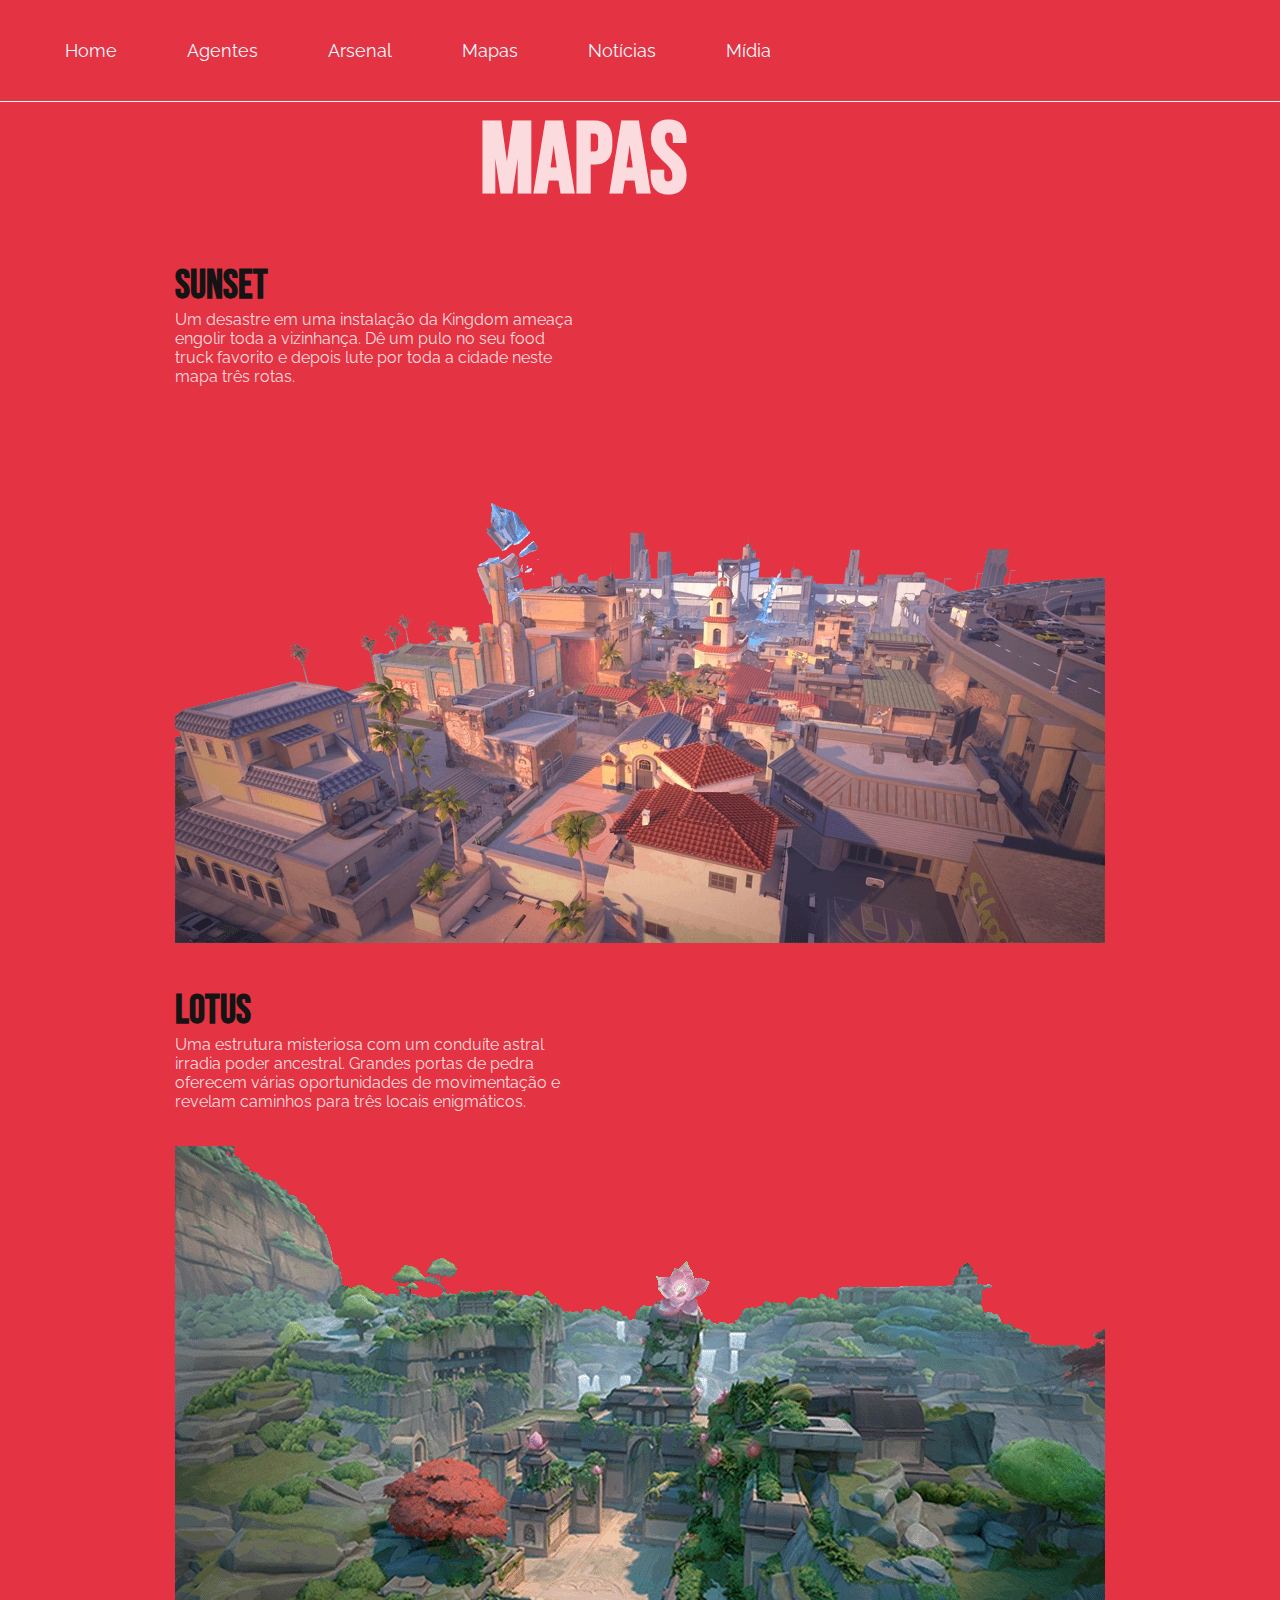
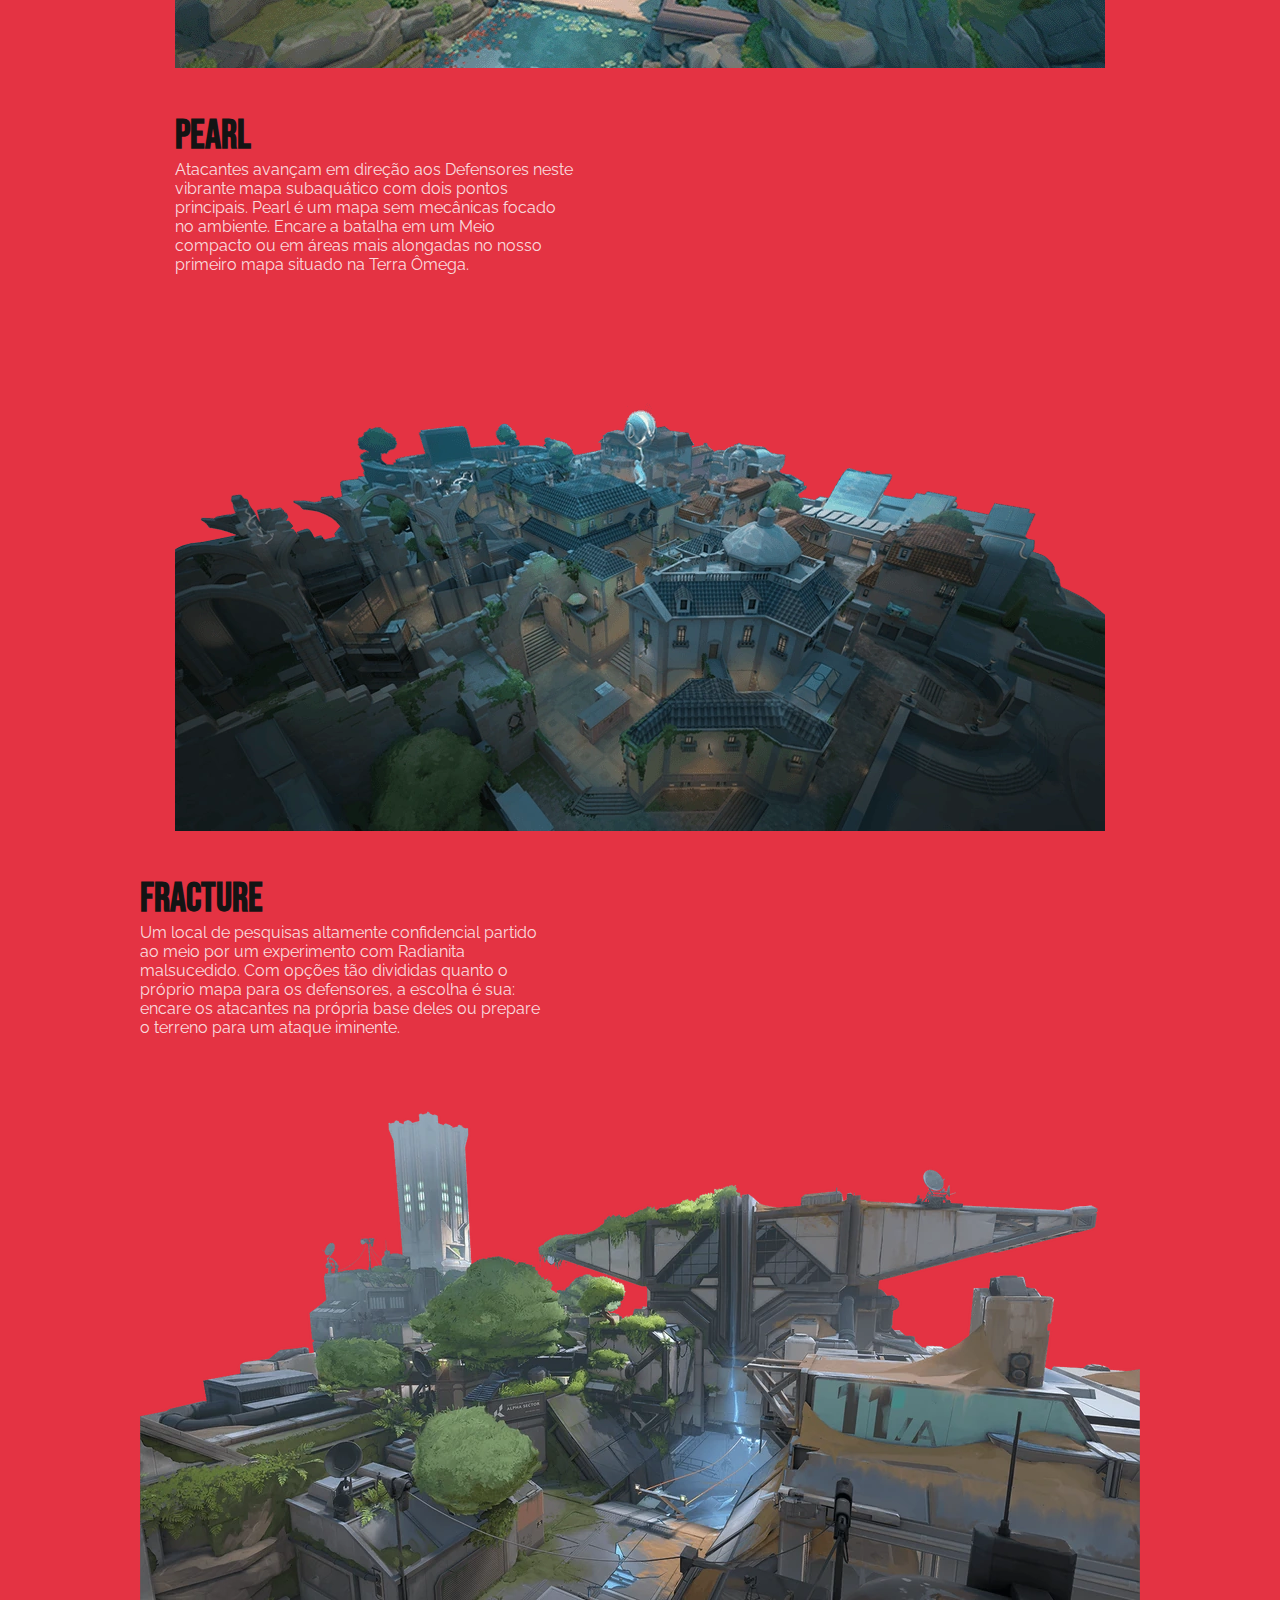
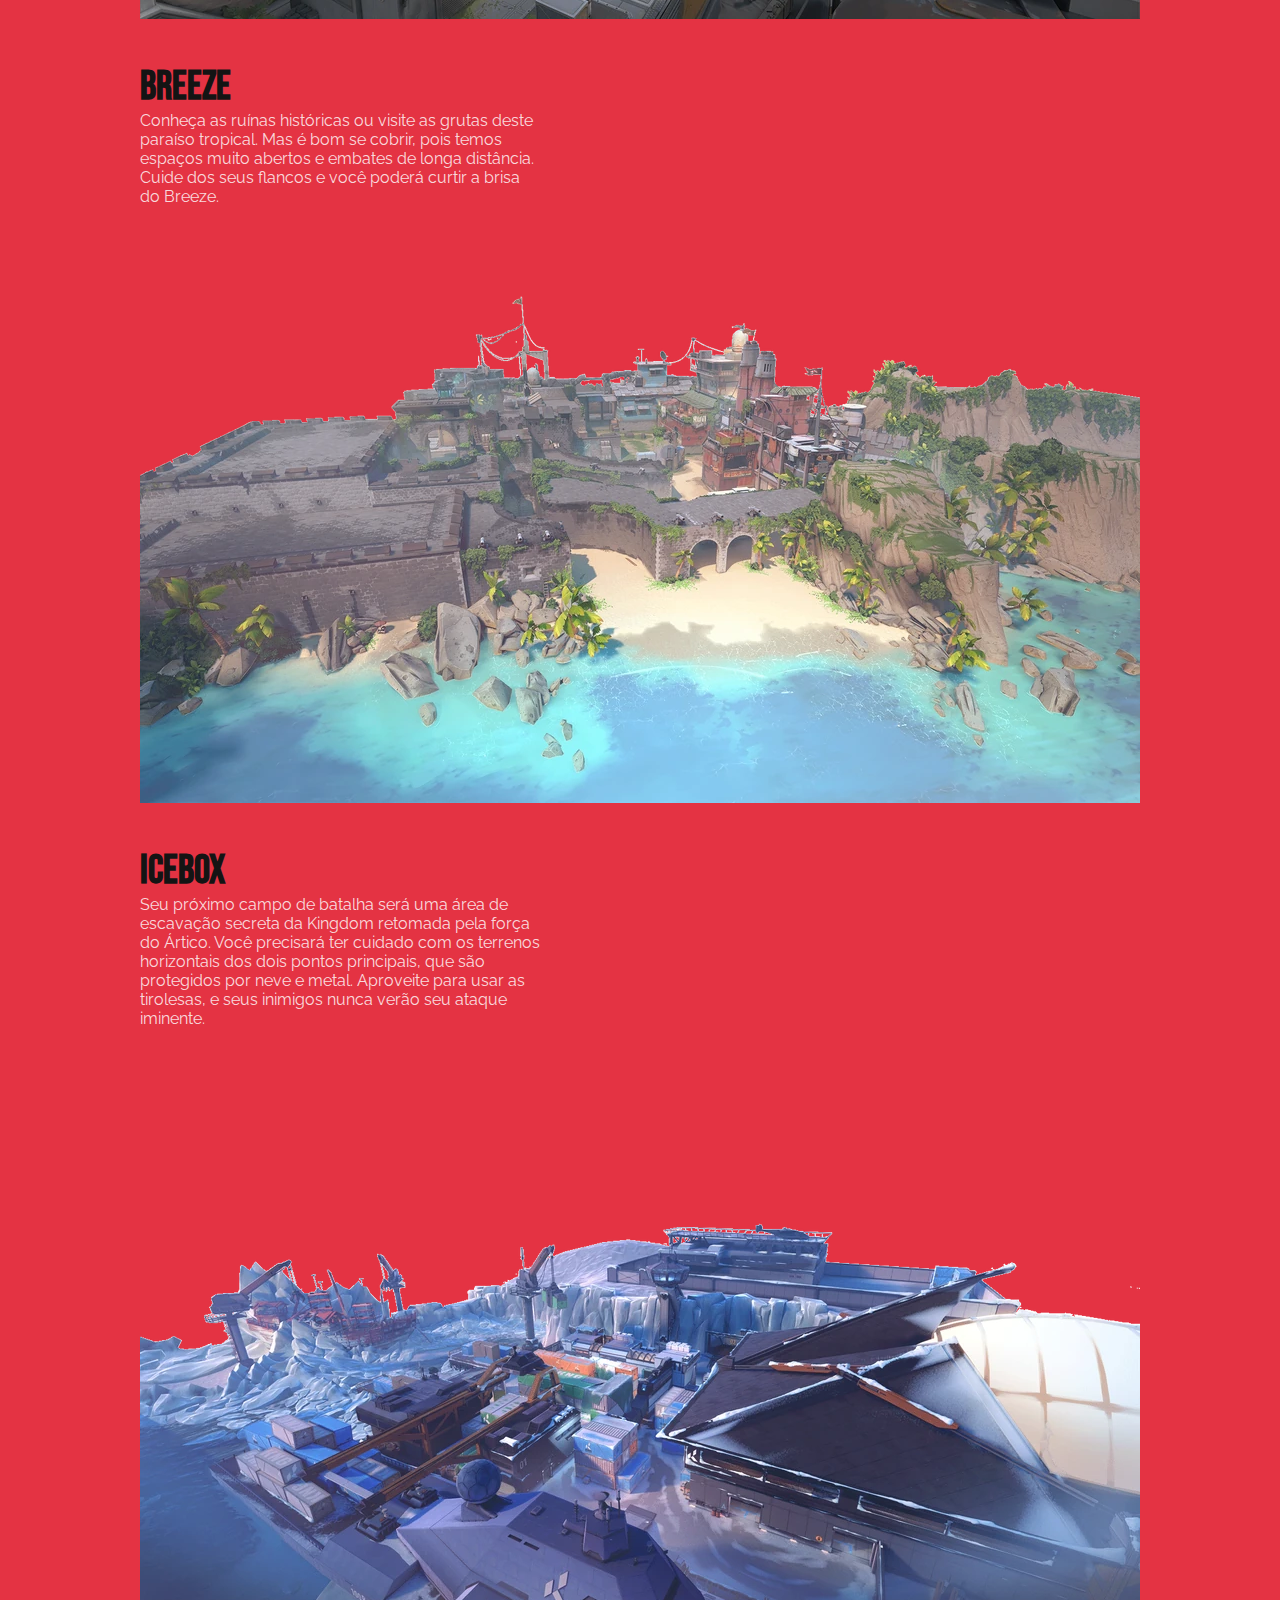
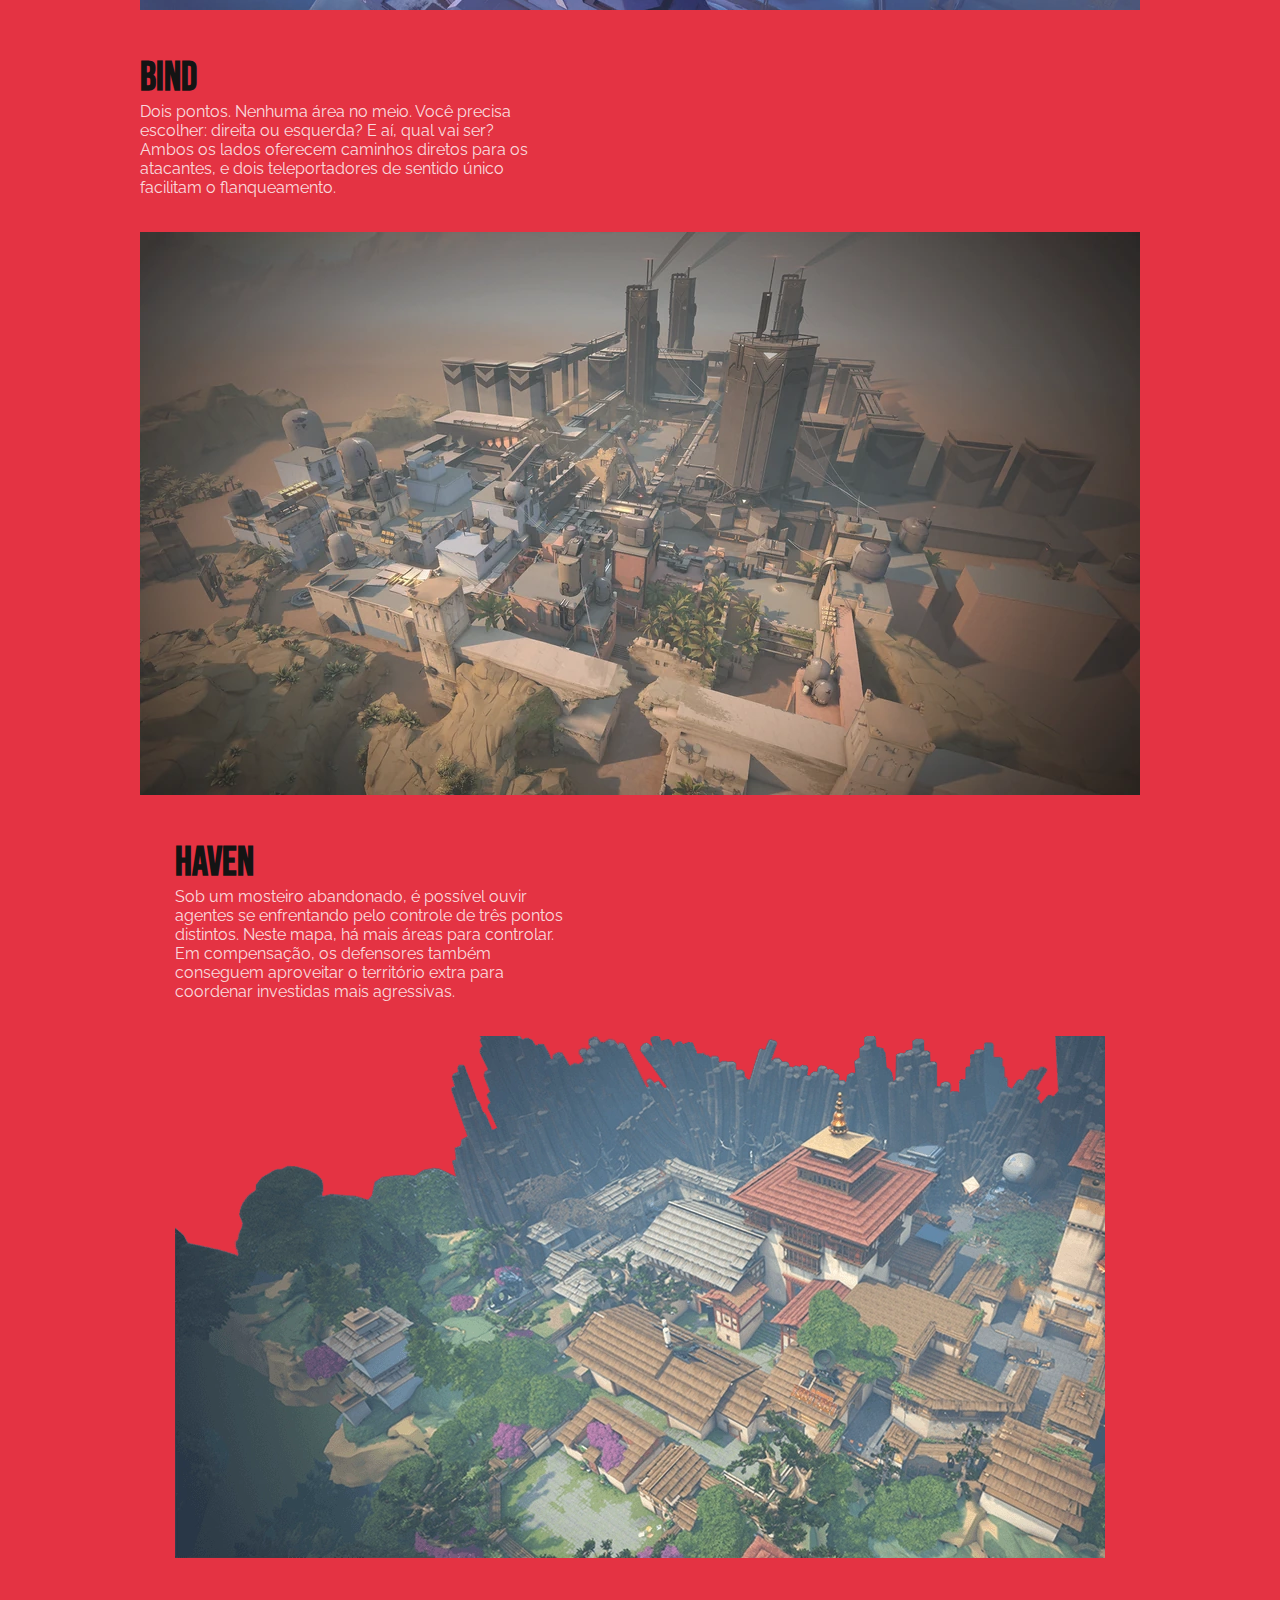
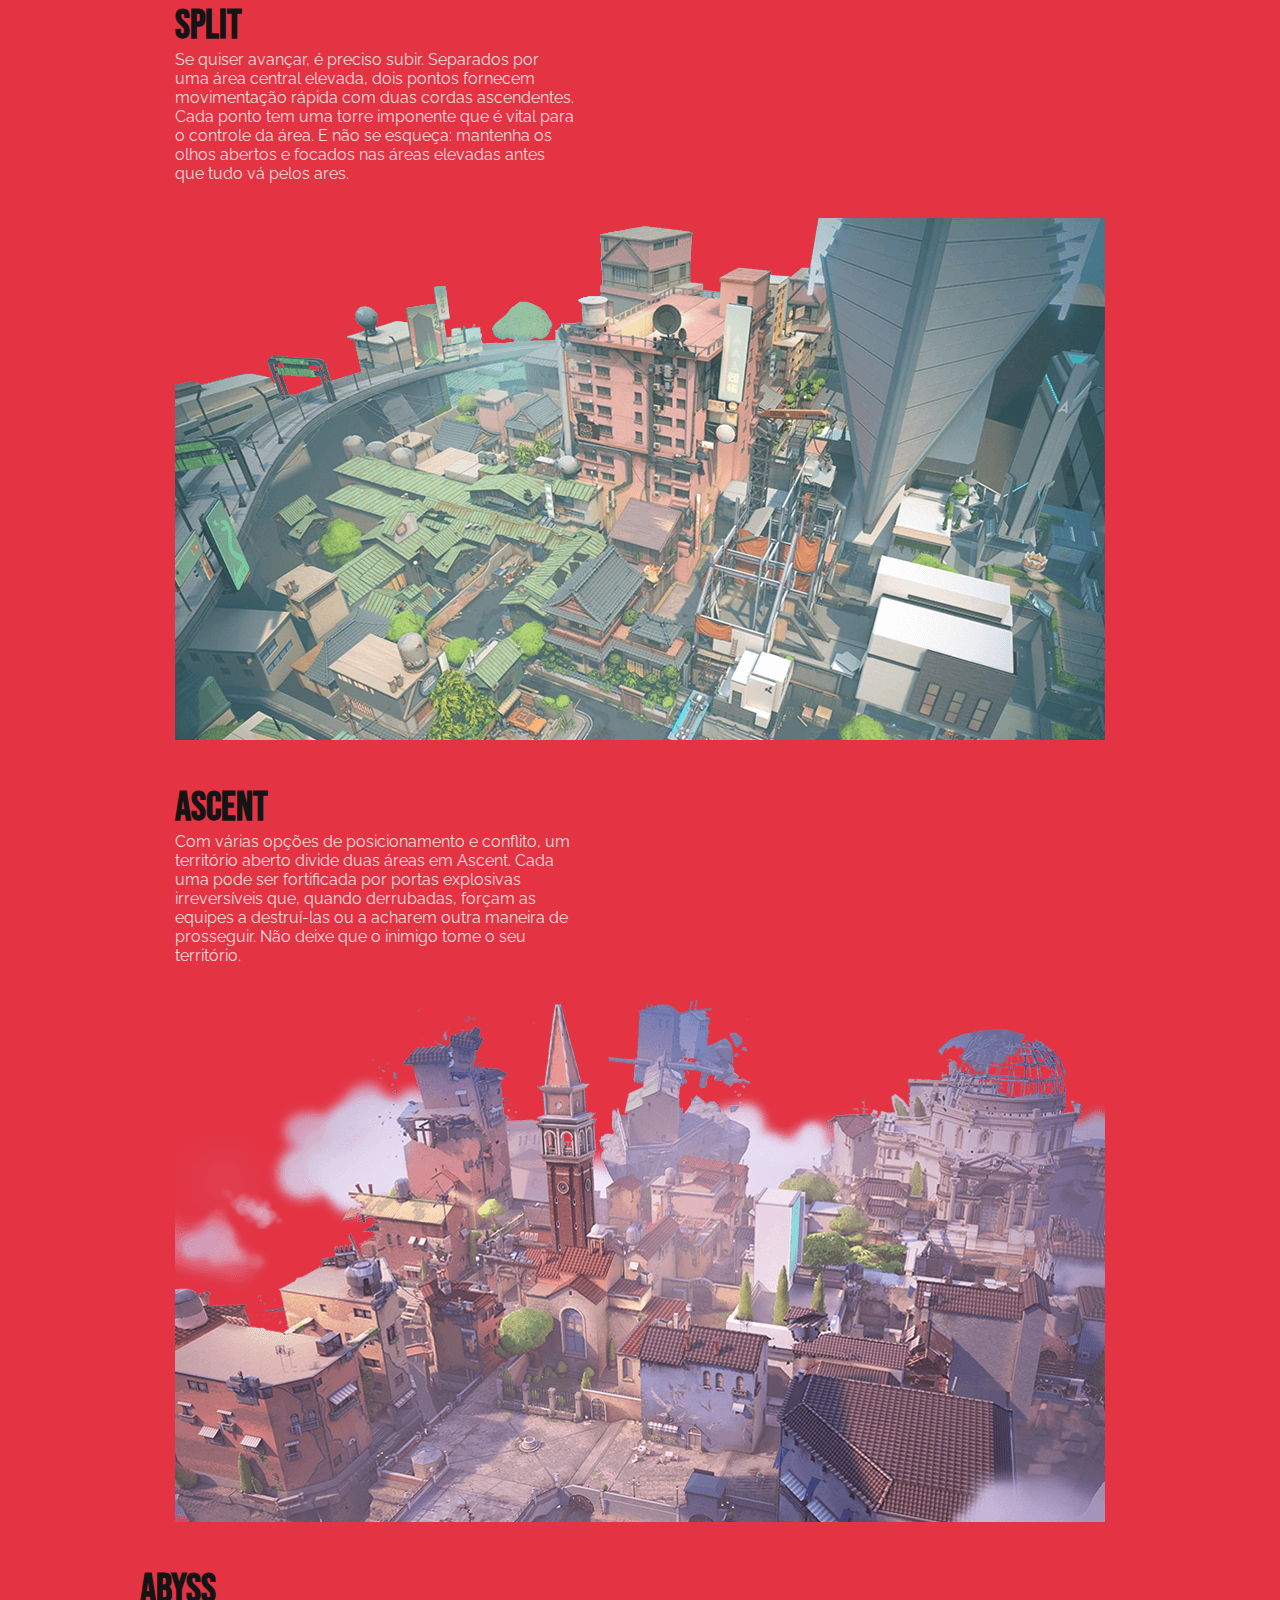
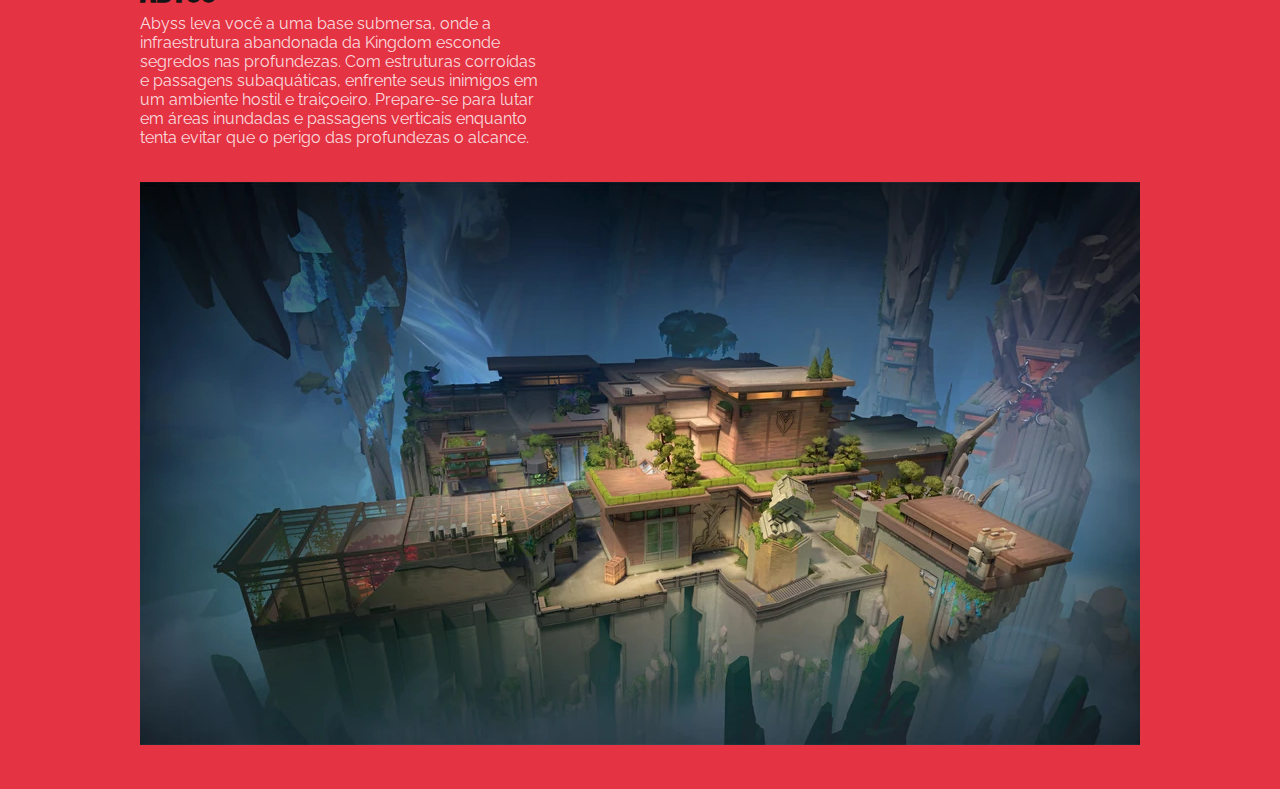
<file: mapas.html>
<!DOCTYPE html>
<html lang="pt-br">
<head>
    <meta charset="UTF-8">
    <meta name="viewport" content="width=device-width, initial-scale=1.0">
    <title>Guide Mapas</title>
    <!-- Link para o CSS principal e ícones externos -->
    <link rel="stylesheet" href="mapas.css">
    <link rel="stylesheet" href="https://cdn.jsdelivr.net/npm/bootstrap-icons@1.11.3/font/bootstrap-icons.min.css">
    <link rel="shortcut icon" href="images.m&a/icons8-avaliando.svg" type="image/x-icon">
</head>
<body>
    <!-- Navegação principal da página -->
    <nav class="navgation">
        <ul class="nav-menu">
            <li><a href="index.html">Home</a></li>
            <li><a href="agentes.html">Agentes</a></li>
            <li><a href="armas.html">Arsenal</a></li>
            <li><a href="mapas.html">Mapas</a></li>
            <li><a href="https://playvalorant.com/pt-br/news/" target="_blank">Notícias</a></li>
            <li><a href="https://playvalorant.com/pt-br/media/" target="_blank">Mídia</a></li>
        </ul>
        <div class="menu">
            <span class="bar"></span>
            <span class="bar"></span>
            <span class="bar"></span>
        </div>
    </nav>
    
    <!-- Título principal da seção de mapas -->
    <h1>MAPAS</h1>

    <!-- Container principal que engloba todos os mapas -->
    <div class="Container-mapas">
        <!-- Cada div .mapa representa um mapa específico com nome, descrição e imagem -->
        <div class="mapa">
            <h2>Sunset</h2>
            <span>Um desastre em uma instalação da Kingdom ameaça engolir toda a vizinhança. Dê um pulo no seu food truck favorito e depois lute por toda a cidade neste mapa três rotas.
            </span>
            <img src="images.m&a/sunset.webp" alt="Sunset">
        </div>
        <div class="mapa">
            <h2>Lotus</h2>
            <span>Uma estrutura misteriosa com um conduíte astral irradia poder ancestral. Grandes portas de pedra oferecem várias oportunidades de movimentação e revelam caminhos para três locais enigmáticos.
            </span>
            <img src="images.m&a/lotus.webp" alt="Lotus">
        </div>
        <div class="mapa">
            <h2>Pearl</h2>
            <span>Atacantes avançam em direção aos Defensores neste vibrante mapa subaquático com dois pontos principais. Pearl é um mapa sem mecânicas focado no ambiente. Encare a batalha em um Meio compacto ou em áreas mais alongadas no nosso primeiro mapa situado na Terra Ômega.
            </span>
            <img src="images.m&a/pearl.webp" alt="Pearl">
        </div>
        <div class="mapa">
            <h2>Fracture</h2>
            <span>Um local de pesquisas altamente confidencial partido ao meio por um experimento com Radianita malsucedido. Com opções tão divididas quanto o próprio mapa para os defensores, a escolha é sua: encare os atacantes na própria base deles ou prepare o terreno para um ataque iminente.
            </span>
            <img src="images.m&a/facture.webp" alt="Fracture">
        </div>
        <div class="mapa">
            <h2>Breeze</h2>
            <span>Conheça as ruínas históricas ou visite as grutas deste paraíso tropical. Mas é bom se cobrir, pois temos espaços muito abertos e embates de longa distância. Cuide dos seus flancos e você poderá curtir a brisa do Breeze.
            </span>
            <img src="images.m&a/breeze.webp" alt="Breeze">
        </div>
        <!-- Repetição das divs para outros mapas -->
        <div class="mapa">
            <h2>Icebox</h2>
            <span>Seu próximo campo de batalha será uma área de escavação secreta da Kingdom retomada pela força do Ártico. Você precisará ter cuidado com os terrenos horizontais dos dois pontos principais, que são protegidos por neve e metal. Aproveite para usar as tirolesas, e seus inimigos nunca verão seu ataque iminente.
            </span>
            <img src="images.m&a/icebox.webp" alt="Icebox">
        </div>
        <div class="mapa">
            <h2>Bind</h2>
            <span>Dois pontos. Nenhuma área no meio. Você precisa escolher: direita ou esquerda? E aí, qual vai ser? Ambos os lados oferecem caminhos diretos para os atacantes, e dois teleportadores de sentido único facilitam o flanqueamento.
            </span>
            <img src="images.m&a/bind.webp" alt="Bind">
        </div>
        <div class="mapa">
            <h2>Haven</h2>
            <span>Sob um mosteiro abandonado, é possível ouvir agentes se enfrentando pelo controle de três pontos distintos. Neste mapa, há mais áreas para controlar. Em compensação, os defensores também conseguem aproveitar o território extra para coordenar investidas mais agressivas.
            </span>
            <img src="images.m&a/haven.webp" alt="Haven">
        </div>
        <!-- Demais mapas aqui... -->
        <div class="mapa">
            <h2>Split</h2>
            <span>Se quiser avançar, é preciso subir. Separados por uma área central elevada, dois pontos fornecem movimentação rápida com duas cordas ascendentes. Cada ponto tem uma torre imponente que é vital para o controle da área. E não se esqueça: mantenha os olhos abertos e focados nas áreas elevadas antes que tudo vá pelos ares.
            </span>
            <img src="images.m&a/split.webp" alt="Split">
        </div>
        <div class="mapa">
            <h2>Ascent</h2>
            <span>Com várias opções de posicionamento e conflito, um território aberto divide duas áreas em Ascent. Cada uma pode ser fortificada por portas explosivas irreversíveis que, quando derrubadas, forçam as equipes a destruí-las ou a acharem outra maneira de prosseguir. Não deixe que o inimigo tome o seu território.
            </span>
            <img src="images.m&a/ascent.webp" alt="Ascent">
        </div>
        <div class="mapa">
            <h2>Abyss</h2>
            <span>Abyss leva você a uma base submersa, onde a infraestrutura abandonada da Kingdom esconde segredos nas profundezas. Com estruturas corroídas e passagens subaquáticas, enfrente seus inimigos em um ambiente hostil e traiçoeiro. Prepare-se para lutar em áreas inundadas e passagens verticais enquanto tenta evitar que o perigo das profundezas o alcance.
            </span>
            <img src="images.m&a/abyss.webp" alt="Abyss">
        </div>
    </div>

    <script src="script.js"></script>
</body>
</html>
</file>
<file: style.css>
@import url('https://fonts.googleapis.com/css2?family=Bebas+Neue&family=Raleway:ital,wght@0,100..900;1,100..900&display=swap');

/* Remoção de margens e definições básicas */
* {
    padding: 0;
    margin: 0;
    box-sizing: border-box;
    font-family: "Raleway", sans-serif;
}

/* Paleta de cores para o site */
:root {
    --cor0:#f0f8ff;
    --cor1:#E43343;
    --cor2:#c70000d0;
    --cor3:#00c080;
    --cor4:#05903D;
    --cor5: #be0808d0;
}

body {
    background-color: var(--cor1);
    height: 100vh;
}

header {
    min-height: 150px;
    text-align: center;
    padding-top: 22px;
    border-top: 0.4px solid #f0f8ff;
}

/* Estilo do cabeçalho principal */
header > h1 {
    color: var(--cor0);
    font-family: "Bebas Neue", system-ui;
    font-size: 70px;
}

header > p {
    color: var(--cor0);
    font-size: 1.2rem; 
}

/* Configuração do menu de navegação */
nav {
    display: flex;
    align-items: center;
    justify-content: space-between; 
    padding: 30px;
}

nav ul {
    display: flex;
    align-items: center;
}

nav li {
    list-style: none;
}

nav ul li a {
    color: var(--cor0);
    font-size: 18px;
    margin: 20px;
    text-decoration: none;
}

nav ul li:hover {
    transform: translateY(-5px);
    transition: all 0.3s ease;
}

nav ul li a:hover {
    text-decoration: underline;
}

/* Estilo do menu hambúrguer */
.menu{
    cursor: pointer;
    display: none;
}

.menu .bar{
    display: block;
    width: 28px;
    height: 4px;
    border-radius: 3px;
    background: var(--cor0);
    margin: 5px auto;
    transition: all 0.3s;
}

/* Área de conteúdo principal */
main {
    background-color: var(--cor0);
    min-width: 300px;
    max-width: 1200px;
    margin: auto;
    margin-bottom: 18px;
    padding: 20px;
    border-bottom-left-radius: 10px;
    border-bottom-right-radius: 10px;
}

main p {
    font-size: 18px;
    margin: 15px 0px;
    text-align: justify;
    line-height: 26px;
}

main a {
    text-decoration: none;
    font-weight: bold;
    color: var(--cor2);
}

main a:hover {
    text-decoration: underline;
    color: var(--cor4);
}

aside {
    padding: 10px;
}

aside h2 {
    line-height: 60px;
}

aside .config {
    line-height: 60px;
}

aside > ul {
    list-style-position: inside;
}

/* Estilo de imagens do conteúdo */
img {
    width: 560px;
    display: block;
    margin: auto;
}

iframe {
    display: block;
    margin: auto;
}

/* Rodapé da página */
footer {
    text-align: center;
    background-color: rgb(29, 28, 28);
    color: var(--cor0);
    font-size: 18px;
    padding: 12px;
}

footer a {
    color: var(--cor4);
    font-weight: bold;
    font-size: 1rem;
    text-decoration: none;
}

footer a:hover {
    color: var(--cor3);
    text-decoration: underline;
}

footer .copy {
    margin-top: 14px;
}

/* Estilos para dispositivos móveis */
@media (max-width:768px) {

    .navgation {
        flex-direction: column;
        align-items: flex-start;
        padding: 10px;
    }

    .menu {
        display: block;
    }

    .menu.ativo .bar:nth-child(1) {
        transform: translateY(9px) rotate(45deg);
    }

    .menu.ativo .bar:nth-child(2) {
        opacity: 0;
    }

    .menu.ativo .bar:nth-child(3) {
        transform: translateY(-9px) rotate(-45deg);
    }

    .nav-menu {
        position: fixed;
        right: -100%;
        top: 70px;
        width: 100%;
        height: 100%;
        flex-direction: column;
        background: var(--cor1);
        gap: -10px;
        transition: 0.3s;
    }

    .nav-menu.ativo {
        right: 0;
    }

    li {
        margin: 16px 0;
    }

    /*Estilos para imagens e iframes em dispo móveis*/
    img {
        max-width: 100%;
        height: auto;
    }

    iframe {
        max-width: 100%;
        max-height: 240px;
    }
}
</file>
<file: mapas.css>
@import url('https://fonts.googleapis.com/css2?family=Bebas+Neue&family=Raleway:ital,wght@0,100..900;1,100..900&display=swap');

/* Estilos globais para todos os elementos */
* {
    padding: 0;
    margin: 0;
    box-sizing: border-box;
    font-family: "Raleway", sans-serif;
    text-decoration: none;
}

/* Variáveis de cor para uso consistente no design */
:root {
    --cor0:#f0f8ff;
    --cor1:#E43343;
    --cor2:#c70000d0;
    --cor3:#00c080;
    --cor4:#05903D;
    --cor5: #be0808d0;
}

/* Estilo do corpo da página */
body {
    background: #E43343;
    min-height: 100vh;
    overflow-x: hidden;
}

/* Estilo da barra de navegação */
nav {
    display: flex;
    align-items: center;
    justify-content: space-between; 
    padding: 30px;
    border-bottom: 0.4px solid #f0f8ff;
}

/* Estilo do menu de navegação */
nav ul {
    display: flex;
    align-items: center;
    flex-wrap: wrap;
    padding: 0;
}

/* Espaçamento entre itens do menu de navegação */
nav ul li {
    margin: 10px 15px;
    list-style: none;
}

/* Estilo dos links do menu */
nav ul li a {
    color: var(--cor0);
    font-size: 18px;
    margin: 20px;
    text-decoration: none;
}

/* Efeito ao passar o mouse sobre os itens do menu */
nav ul li:hover {
    transform: translateY(-5px);
    transition: all 0.3s ease;
}

/* Efeito ao passar o mouse sobre os links */
nav ul li a:hover {
    text-decoration: underline;
}

/* Estilo do container de mapas */
.Container-mapas {
    display: flex;
    flex-wrap: wrap;
    justify-content: center;
    gap: 20px;
    padding: 30px;
}

/* Estilo do título principal */
h1 {
    margin-left: 480px;
    font-family: "Bebas Neue", system-ui;
    font-size: 100px;
    color: #ffffffd3;
}

/* Estilo do subtítulo de cada mapa */
h2 {
    font-family: "Bebas Neue", system-ui;
    font-size: 40px;
    color: #141414;
}

/* Estilo de cada bloco de mapa */
.mapa {
    max-width: 100%;
    padding: 10px;
}

/* Estilo do texto descritivo de cada mapa */
.mapa span{
    font-size: 16px;
    color: #ffffffd3;
    display: block;
    width: 400px;
    white-space: normal;
    word-wrap: break-word;
    margin-bottom: 35px;
}

/* Estilo da imagem de cada mapa */
.mapa img{
    width: 100%;
    transition: transform 0.3s ease-in-out;
    cursor: pointer;
}

/* Efeito de zoom ao passar o mouse sobre a imagem */
.mapa img:hover {
    transform: scale(1.1);
}

/* Estilos de responsividade para dispositivos menores */
@media (max-width: 768px) {

    /* Ajuste de largura máxima do texto descritivo */
    span {
        max-width: 100%;
    }

    /* Centralização do título principal */
    h1 {
        margin: 0 auto;
        text-align: center;
    }

    /* Ajuste de alinhamento dos itens do menu em telas menores */
    nav ul {
        align-items: center;
    }

    /* Espaçamento reduzido entre itens do menu em dispositivos móveis */
    nav ul li {
        margin: 5px 10px;
    }
}
</file>
<file: agentes.css>
@import url('https://fonts.googleapis.com/css2?family=Bebas+Neue&family=Raleway:ital,wght@0,100..900;1,100..900&display=swap');

* {
    /* Reset básico para margens e padding, e configurações de box-sizing */
    padding: 0;
    margin: 0;
    box-sizing: border-box;
    font-family: "Raleway", sans-serif;
    text-decoration: none;
}

/* Definição das cores principais */
:root {
    --cor0:#f0f8ff;
    --cor1:#E43343;
    --cor2:#c70000d0;
    --cor3:#00c080;
    --cor4:#05903D;
    --cor5: #be0808d0;
}

/* Configurações do corpo da página */
body {
    background-color: var(--cor1);
    height: 100vh;
}

/* Estilização do menu de navegação */
nav {
    
    display: flex;
    align-items: center;
    justify-content: space-between; 
    padding: 30px;
}

nav ul {
    display: flex;
    align-items: center;
    flex-wrap: wrap;
    padding: 0;
}

nav ul li {
    margin: 10px 15px; /* Espaçamento entre os itens do menu */
    list-style: none;
}

/* Estilos para os links de navegação */
nav ul li a {
    color: var(--cor0);
    font-size: 18px;
    margin: 20px;
    text-decoration: none;
}

nav ul li:hover {
    transform: translateY(-5px);
    transition: all 0.3s ease;
}

nav ul li a:hover {
    text-decoration: underline;
}

h1 {
    color: var(--cor0);
    font-family: "Bebas Neue", system-ui;
    font-size: 70px;
    border-top: 0.4px solid var(--cor0);
}

header {
    text-align: center;
}

.ability img {
    width: 40px;
    margin: 5px;
    transition: transform 0.3s;
}

.ability img:hover {
    transform: scale(1.1); /* Animação de zoom nas habilidades */
}

/* Efeito ao passar o mouse sobre o card do agente */
.agent:hover {
    transform: scale(1.05);
}

#searchInput {
    width: 430px;
    padding: 10px;
    margin: 20px 0;
    font-size: 16px;
    border-radius: 20px;
    border: 1px solid #ddd;
    outline: none;
}

input:focus {
    border-color: var(--cor1);
}

/* Estilos dos agentes e habilidades */
.Container {
    display: flex;
    flex-wrap: wrap;
    justify-content: center;
    gap: 20px;
    padding: 20px;
    margin-left: auto;
    transition: margin-left 0.3s;
}

.agent {
    margin: 30px;
    background-color: rgba(206, 206, 206, 0.295);
    width: 320px;
    height: 480px;
    border-radius: 12px;
    text-align: center;
    box-shadow: rgba(0, 0, 0, 0.35) 0px 5px 15px;
    display: flex;
    flex-direction: column;
    justify-content: flex-start;
    align-items: center;
    cursor: pointer;  
}

.agent > span {
    margin-top: 6px;
}

.agent > h2 {
    font-size: 24px;
    padding-top: 10px;
    font-family: "Bebas Neue", system-ui;
}

.agent img {
    max-width: 100%;
    height: auto;
    margin-top: 10px;
}

.agent img[alt="Fade"] {
    width: 90%;
    max-height: 300px;
    object-fit: contain;
}

.agent img[alt="Iso"] {
    width: 90%;
    max-height: 300px;
    object-fit: contain;
}

.agent img[alt="Deadlock"] {
    width: 90%;
    max-height: 300px;
    object-fit: contain;
}

/* Responsividade para dispositivos móveis */
@media (max-width: 768px) {
    .Container {
        justify-content: center;
    }

    .agent {
        max-width: 90%;
        margin: 10px;
    }

    #searchInput {
        max-width: 90%;
    }

    nav ul {
        align-items: center;
    }

    nav ul li {
        margin: 5px 10px;
    }

}
</file>
<file: armas.css>
@import url('https://fonts.googleapis.com/css2?family=Bebas+Neue&family=Raleway:ital,wght@0,100..900;1,100..900&display=swap');

/* Resetando margens e paddings para evitar inconsistências */
* {
    padding: 0;
    margin: 0;
    box-sizing: border-box;
    font-family: "Raleway", sans-serif;
    text-decoration: none;
}

/* Declaração de variáveis de cor para fácil manutenção */
:root {
    --cor0:#f0f8ff;
    --cor1:#E43343;
    --cor2:#c70000d0;
    --cor3:#00c080;
    --cor4:#05903D;
    --cor5: #be0808d0;
}

/* Estilo do corpo da página */
body {
    background: #E43343; /* Cor de fundo da página */
    height: 100vh;
}

/* Estilo do cabeçalho e navegação */
nav {
    display: flex;
    align-items: center;
    justify-content: space-between; 
    padding: 30px;
    border-bottom: 0.4px solid #f0f8ff; /* Linha fina abaixo do cabeçalho */
}

/* Estilos para a lista de navegação */
nav ul {
    display: flex;
    align-items: center;
    flex-wrap: wrap;
    padding: 0;
}

/* Estilo de cada item da lista de navegação */
nav ul li {
    margin: 10px 15px;
    list-style: none;
}

/* Estilo para os links do menu de navegação */
nav ul li a {
    color: var(--cor0);
    font-size: 18px;
    margin: 20px;
    text-decoration: none;
}

/* Efeito hover para os itens do menu */
nav ul li:hover {
    transform: translateY(-5px); /* Elevação leve ao passar o mouse */
    transition: all 0.3s ease;
}

nav ul li a:hover {
    text-decoration: underline;
}

/* Estilo do contêiner das armas */
.Container-armas {
    display: flex;
    flex-wrap: wrap;
    justify-content: center;
    gap: 20px;
    padding: 20px;
}

/* Estilos dos cards de armas */
.arsenal {
    margin: 20px;
    background-color: rgb(214, 214, 214);
    width: 100%;
    max-width: 500px; /* Limite máximo de largura */
    height: auto;
    border-radius: 12px; /* Bordas arredondadas */
    text-align: center;
    box-shadow: rgba(0, 0, 0, 0.35) 0px 5px 15px; /* Sombra */
    display: flex;
    flex-direction: column;
    justify-content: flex-start;
    align-items: center;
    cursor: pointer; /* Cursor de mão */
}

/* Estilo do título principal */
h1 {
    display: flex;
    margin-left: 130px;
    font-family: "Bebas Neue", system-ui;
    font-size: 90px;
    color: #ffffffd3; /* Transparência leve na cor */
}

/* Estilos dos subtítulos */
h2 {
    margin-top: 20px;
    font-size: 24px;
}

/* Estilo para parágrafos dentro dos cards */
p {
    width: 90%;
    max-width: 400px;
}

/* Estilo para imagens das armas */
.arsenal img {
    max-width: 90%;
    width: 400px;
    height: auto;
    margin-top: 40px;
}

.arsenal img:hover {
    transform: scale(1.1); /* Animação de zoom nas armas */
    transition: 0.3s ease;
}

/* Estilo para imagens das armas especificas */
.arsenal img[alt="Classic"] {
    width: 200px;
}

.arsenal img[alt="Frenzy"] {
    width: 200px;
}

.arsenal img[alt="Sheriff"] {
    width: 260px;
}

/* Ajustes para dispositivos móveis */
@media (max-width: 768px) {

    /* Redimensionando título para telas menores */
    h1 {
        text-align: center;
        font-size: 80px;
        margin: 15px;
    }

    /* Estilos para lista de navegação no mobile */
    nav ul {
        align-items: center;
    }

    nav ul li {
        margin: 5px 10px;
    }

    /* Padding reduzido para contêiner das armas */
    .Container-armas {
        padding: 10px;
    }

    /* Ajustando largura do card de armas */
    .arsenal {
        width: 100%;
        margin: 10px 0;
    }

    h2 {
        font-size: 20px;
    }

    p {
        font-size: 14px;
    }
}
</file>
